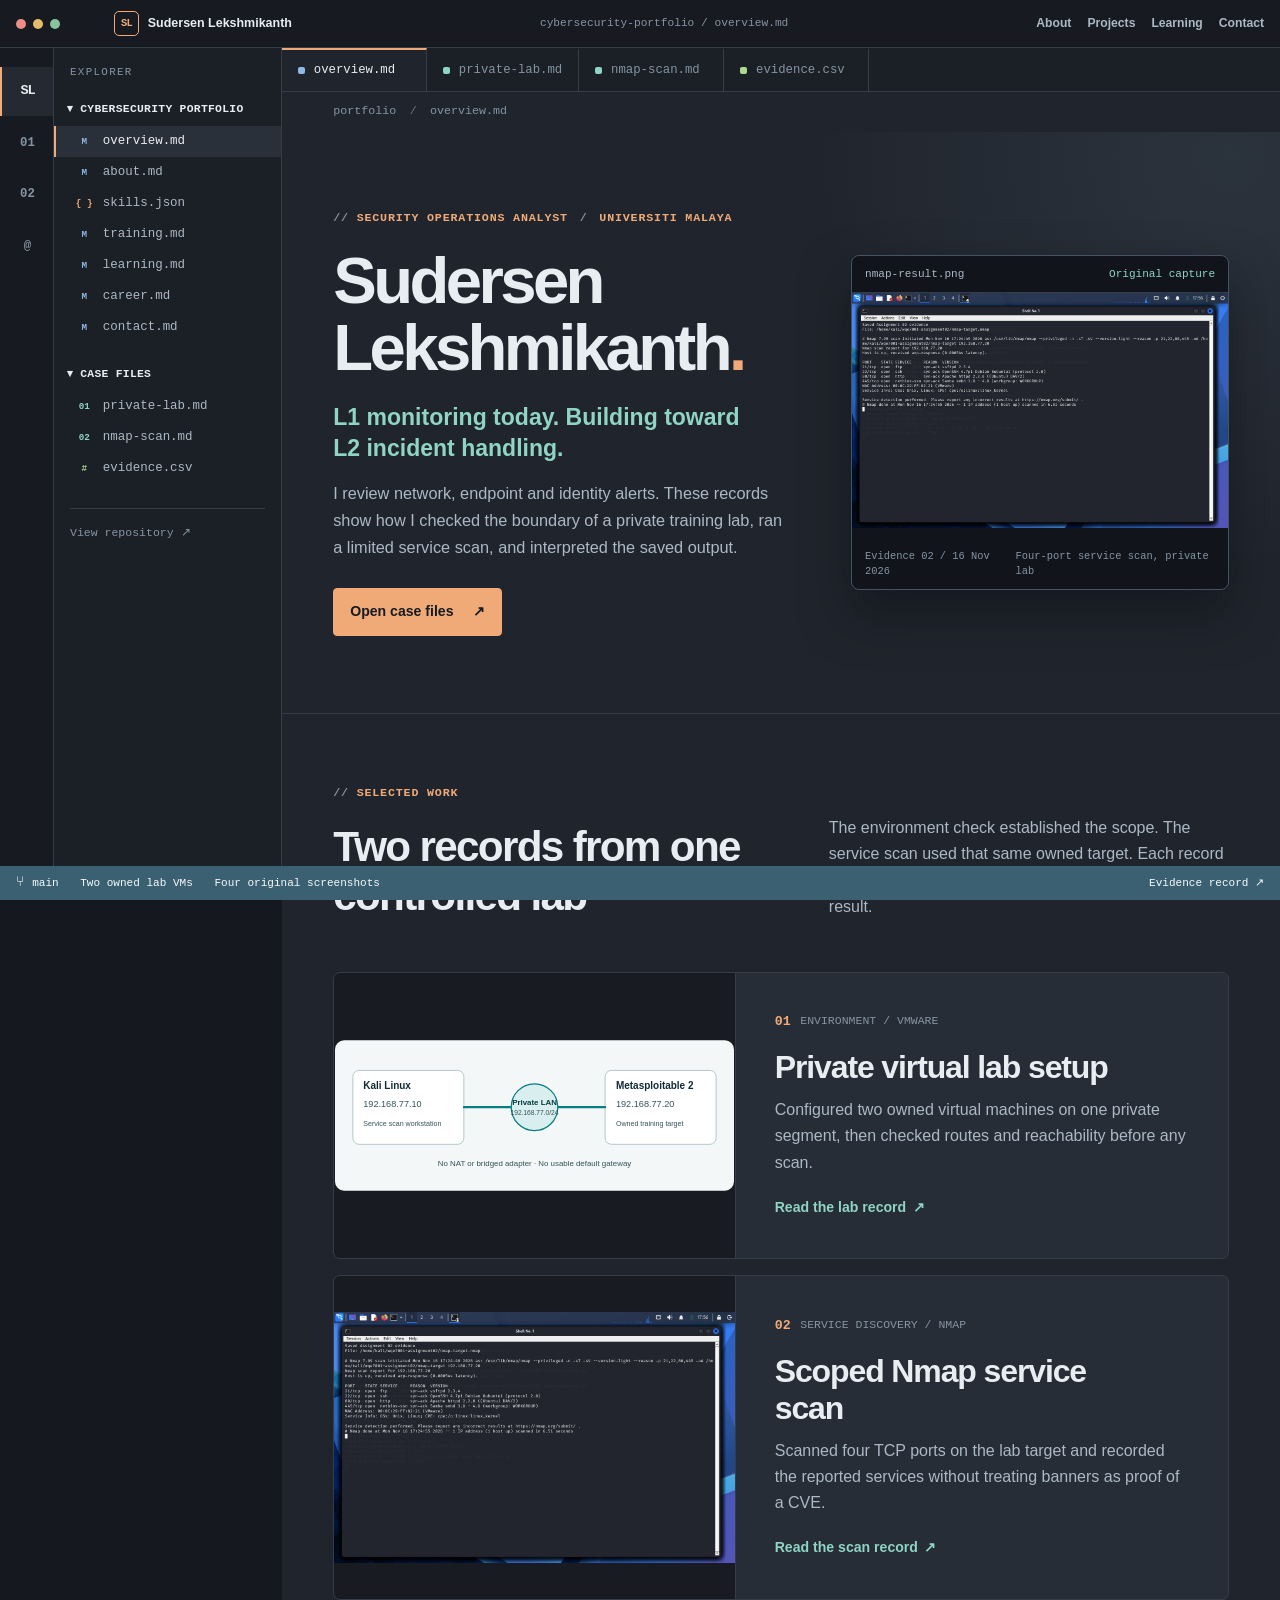
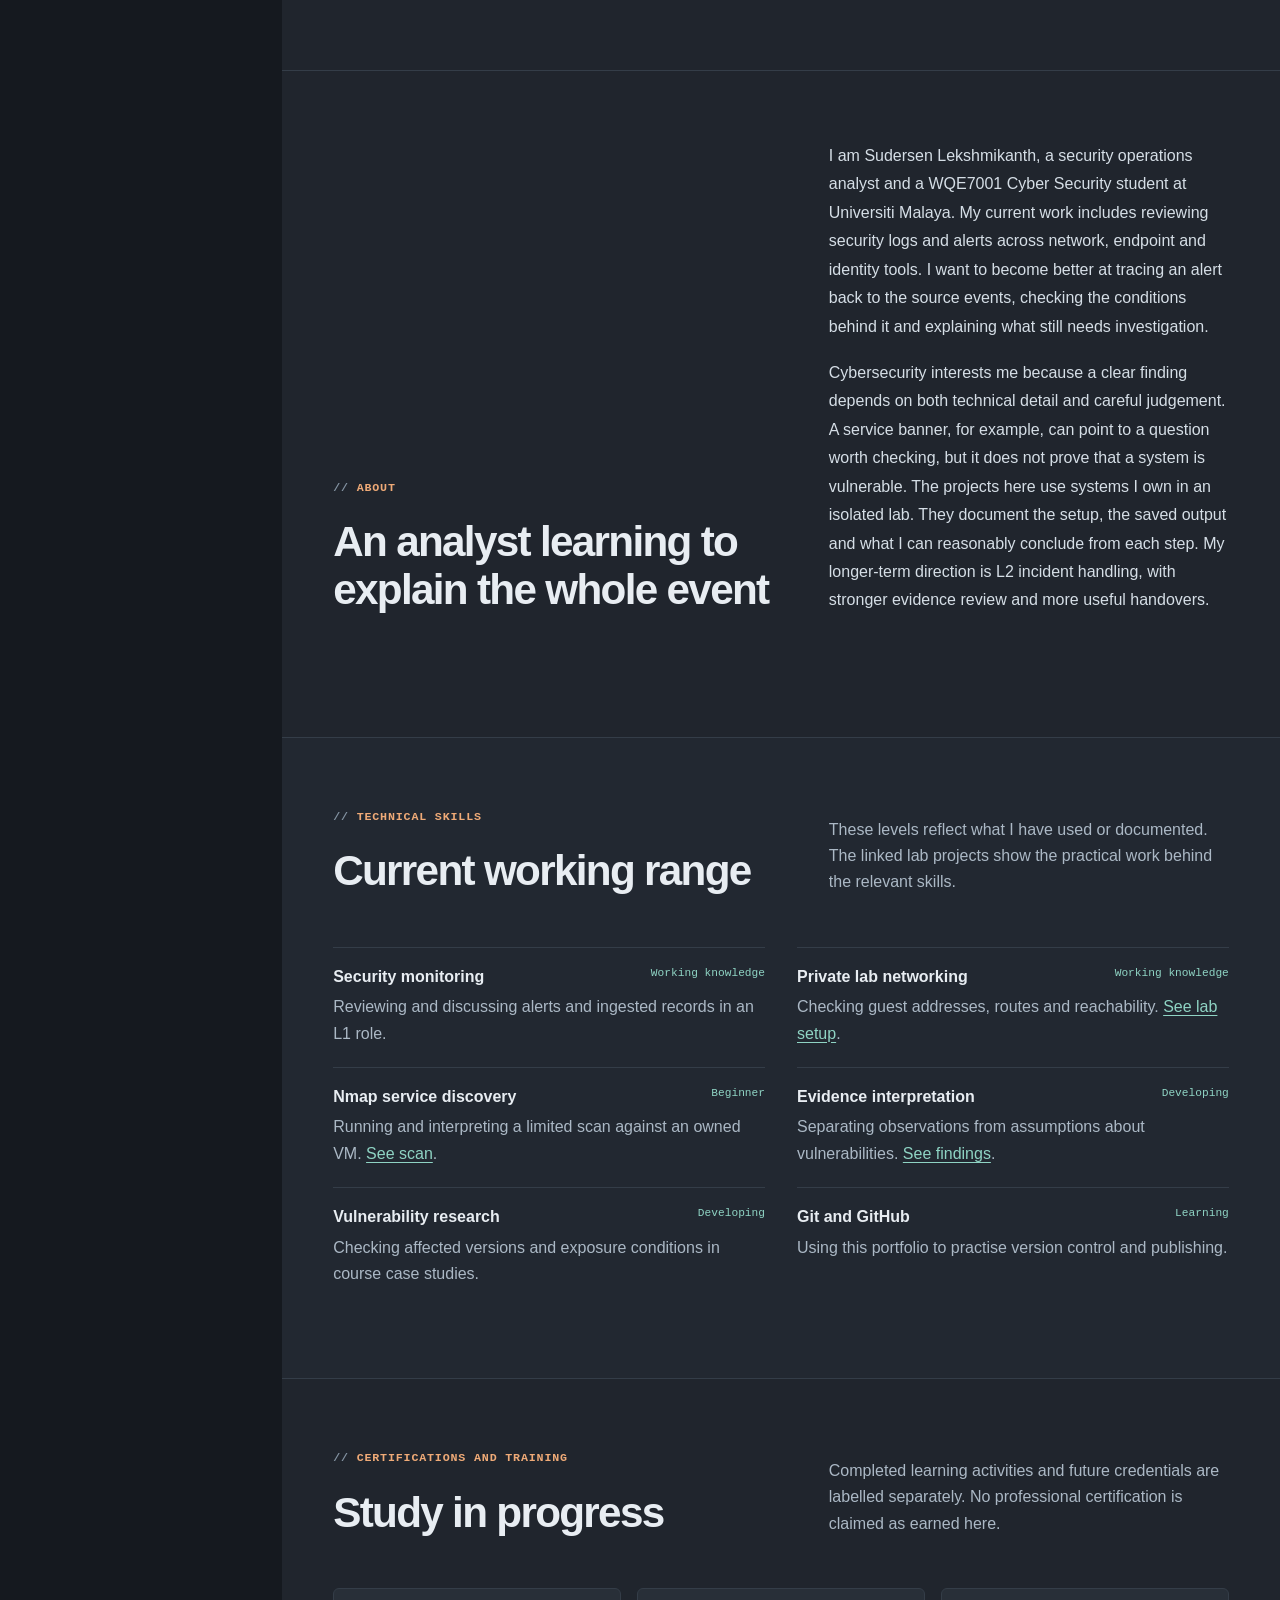
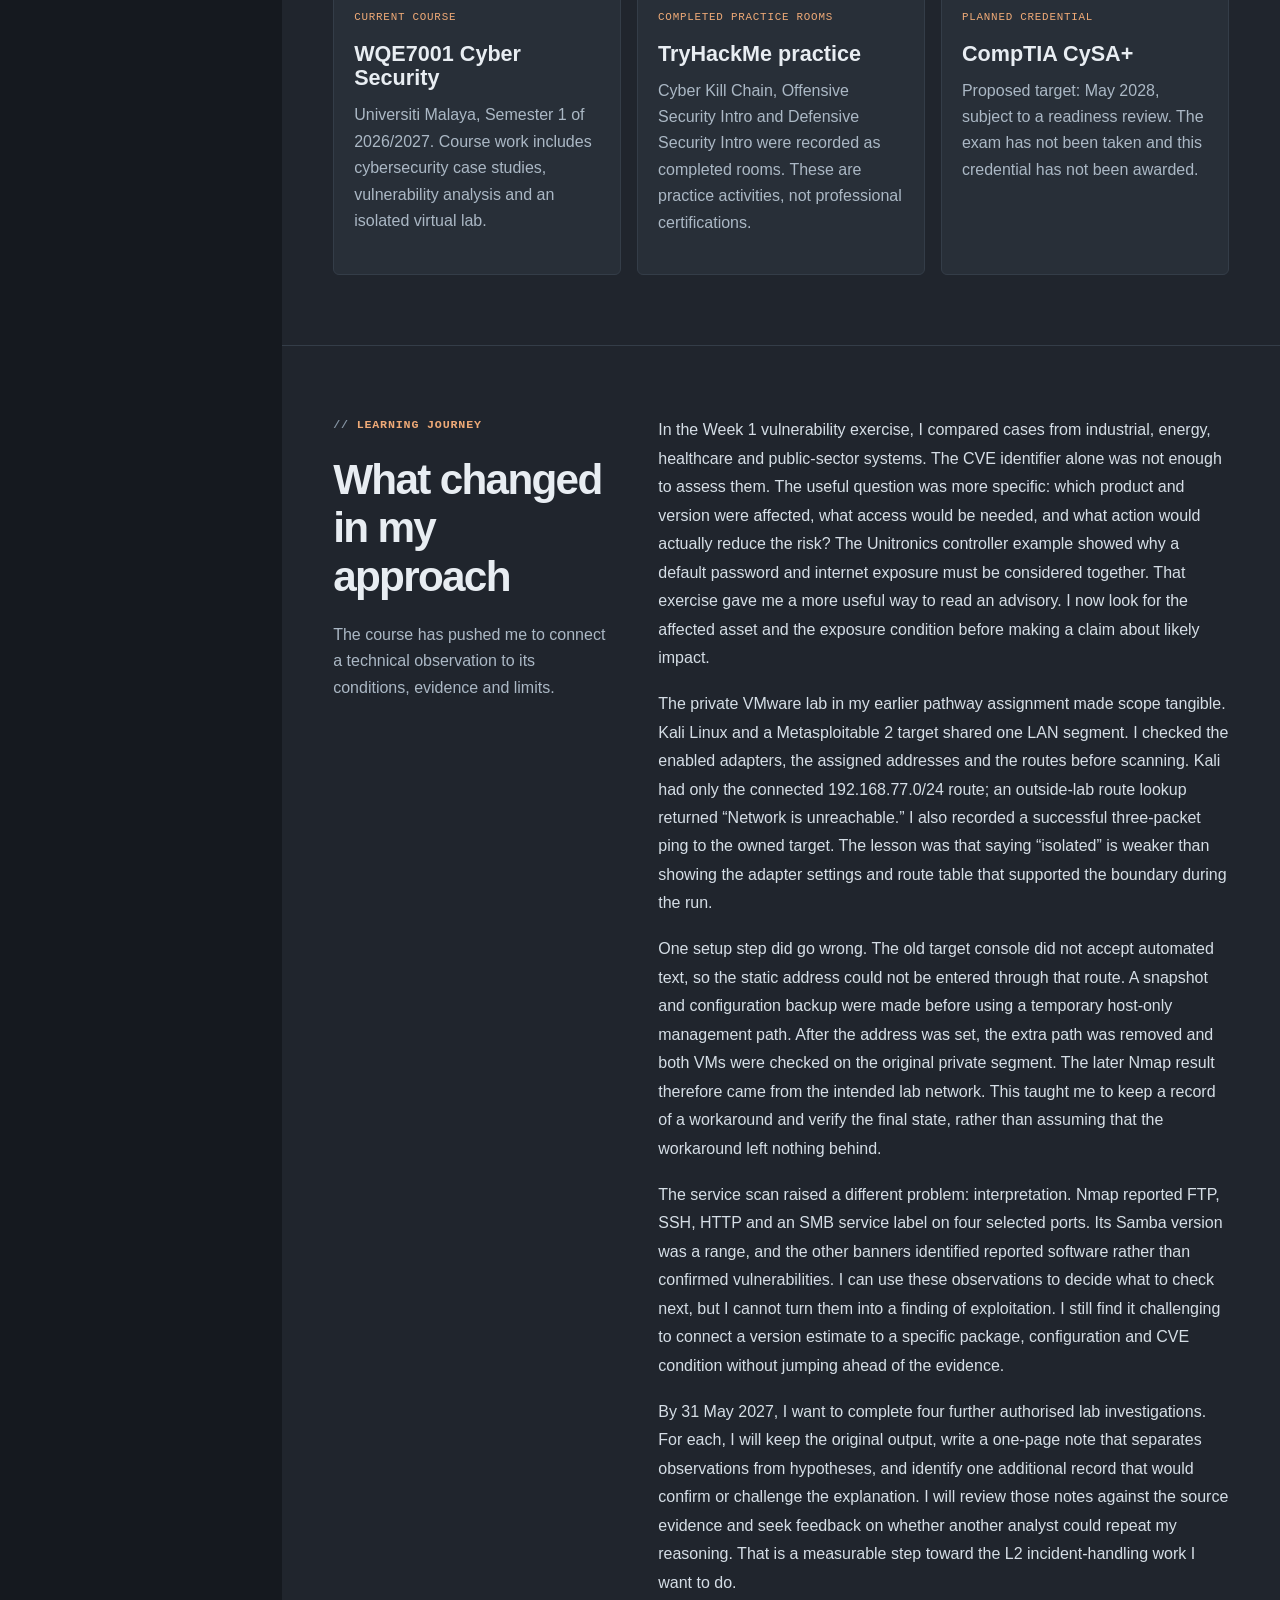
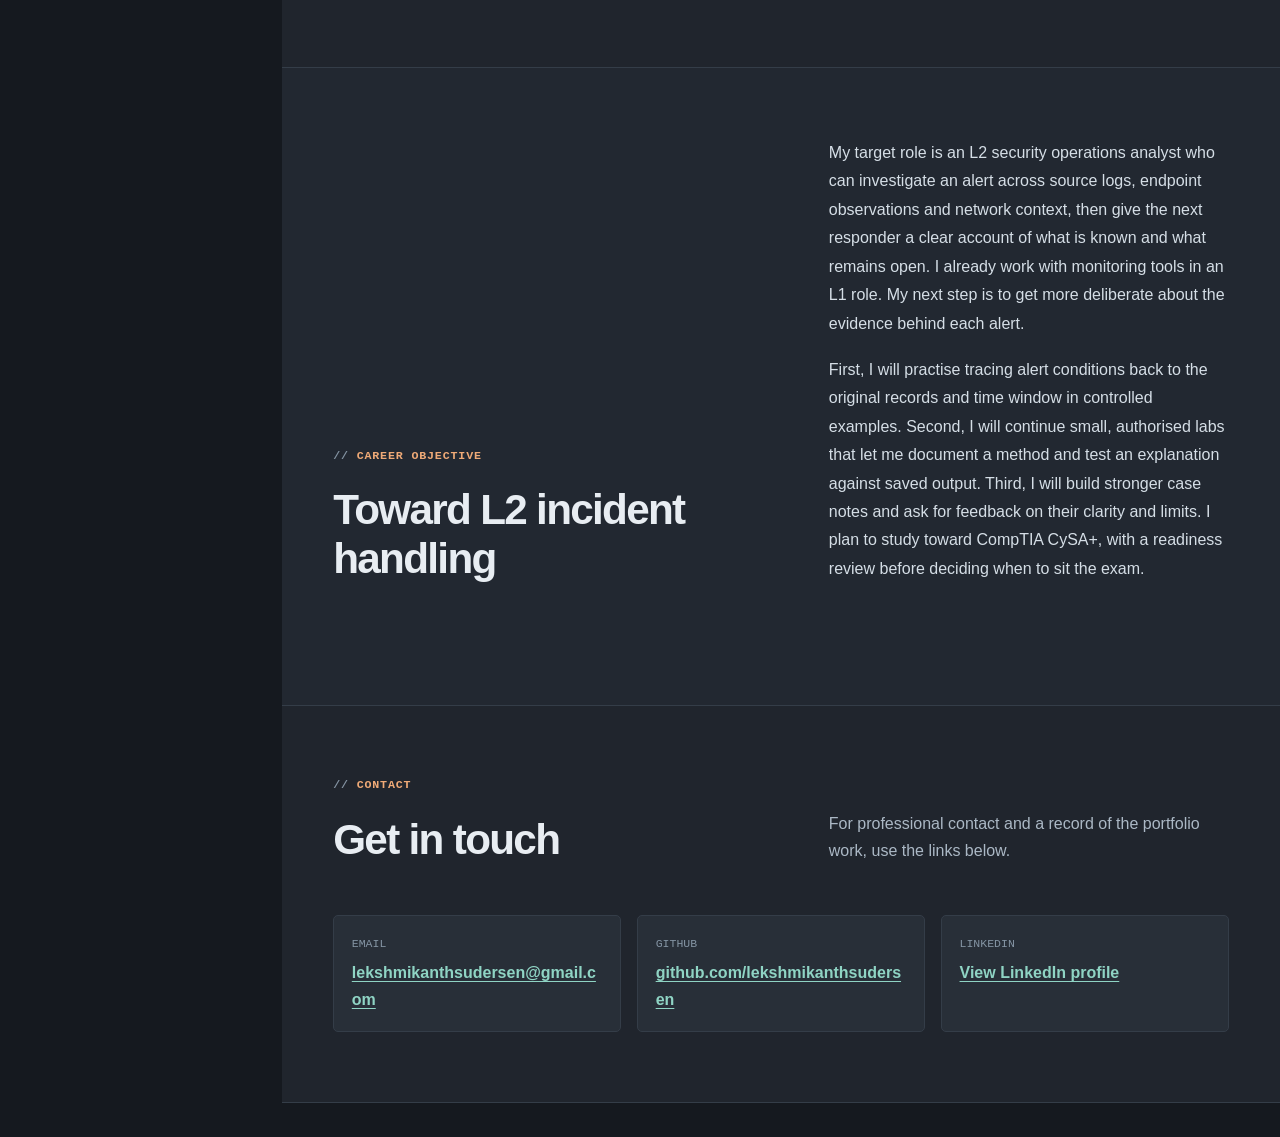
<file: index.html>
<!doctype html>
<html lang="en">
<head>
  <meta charset="utf-8">
  <meta name="viewport" content="width=device-width, initial-scale=1">
  <meta name="description" content="Sudersen Lekshmikanth's cybersecurity portfolio: an isolated virtual lab, a scoped Nmap service scan, and a learning journey toward incident handling.">
  <title>Sudersen Lekshmikanth | Cybersecurity portfolio</title>
  <link rel="stylesheet" href="assets/css/workspace.css">
</head>
<body>
  <a class="skip-link" href="#main">Skip to content</a>
  <header class="site-header">
    <span class="window-controls" aria-hidden="true"><i></i><i></i><i></i></span>
    <a class="brand" href="./"><span class="brand-mark" aria-hidden="true">SL</span><span>Sudersen Lekshmikanth</span></a>
    <span class="window-title">cybersecurity-portfolio / overview.md</span>
    <nav class="site-nav" aria-label="Main navigation"><a href="#about">About</a><a href="#projects">Projects</a><a href="#learning">Learning</a><a href="#contact">Contact</a></nav>
  </header>
  <div class="workspace-shell">
    <nav class="activity-rail" aria-label="Workspace shortcuts">
      <a href="./" class="active" aria-label="Overview">SL</a>
      <a href="#projects" aria-label="Projects">01</a>
      <a href="#learning" aria-label="Learning">02</a>
      <a href="#contact" aria-label="Contact">@</a>
    </nav>
    <aside class="explorer" aria-label="Portfolio explorer">
      <p class="explorer-label">EXPLORER</p>
      <p class="tree-heading">▾ CYBERSECURITY PORTFOLIO</p>
      <nav class="file-tree" aria-label="Portfolio files">
        <a class="tree-item selected" href="./"><span class="file-icon md">M</span>overview.md</a>
        <a class="tree-item" href="#about"><span class="file-icon md">M</span>about.md</a>
        <a class="tree-item" href="#skills"><span class="file-icon json">{ }</span>skills.json</a>
        <a class="tree-item" href="#training"><span class="file-icon md">M</span>training.md</a>
        <a class="tree-item" href="#learning"><span class="file-icon md">M</span>learning.md</a>
        <a class="tree-item" href="#career"><span class="file-icon md">M</span>career.md</a>
        <a class="tree-item" href="#contact"><span class="file-icon md">M</span>contact.md</a>
      </nav>
      <p class="tree-heading tree-group">▾ CASE FILES</p>
      <nav class="file-tree" aria-label="Case files">
        <a class="tree-item" href="projects/virtual-lab-setup/"><span class="file-icon case">01</span>private-lab.md</a>
        <a class="tree-item" href="projects/nmap-service-scan/"><span class="file-icon case">02</span>nmap-scan.md</a>
        <a class="tree-item" href="evidence.html"><span class="file-icon csv">#</span>evidence.csv</a>
      </nav>
      <a class="explorer-footer" href="https://github.com/lekshmikanthsudersen/cybersecurity-portfolio">View repository ↗</a>
    </aside>
    <div class="editor">
      <nav class="editor-tabs" aria-label="Open portfolio pages">
        <a class="editor-tab active" href="./" aria-current="page"><span class="tab-dot md"></span>overview.md</a>
        <a class="editor-tab" href="projects/virtual-lab-setup/"><span class="tab-dot case"></span>private-lab.md</a>
        <a class="editor-tab" href="projects/nmap-service-scan/"><span class="tab-dot case"></span>nmap-scan.md</a>
        <a class="editor-tab" href="evidence.html"><span class="tab-dot csv"></span>evidence.csv</a>
      </nav>
      <div class="editor-path">portfolio <span>/</span> overview.md</div>
  <main id="main">
    <div class="hero">
      <div class="wrap hero-inner">
        <div class="hero-copy">
          <p class="eyebrow">Security operations analyst <span aria-hidden="true">/</span> Universiti Malaya</p>
          <h1>Sudersen<br>Lekshmikanth<span class="hero-period">.</span></h1>
          <p class="hero-role">L1 monitoring today. Building toward L2 incident handling.</p>
          <p class="hero-lead">I review network, endpoint and identity alerts. These records show how I checked the boundary of a private training lab, ran a limited service scan, and interpreted the saved output.</p>
          <a class="primary-link" href="#projects">Open case files <span aria-hidden="true">↗</span></a>
        </div>
        <figure class="hero-proof">
          <div class="proof-toolbar"><span>nmap-result.png</span><span>Original capture</span></div>
          <a href="projects/nmap-service-scan/evidence/nmap-result.png" aria-label="Open the full Nmap lab screenshot"><img src="projects/nmap-service-scan/evidence/nmap-result.png" alt="Original Kali terminal capture showing the saved four-port Nmap result for the owned lab target" width="1280" height="800"></a>
          <figcaption><span>Evidence 02 / 16 Nov 2026</span><span>Four-port service scan, private lab</span></figcaption>
        </figure>
      </div>
    </div>

    <section class="section" id="projects" aria-labelledby="projects-heading">
      <div class="wrap">
        <div class="section-head">
          <div><p class="eyebrow">Selected work</p><h2 id="projects-heading">Two records from one controlled lab</h2></div>
          <p class="section-intro">The environment check established the scope. The service scan used that same owned target. Each record includes the method, original evidence and limits of the result.</p>
        </div>
        <div class="project-list">
          <article class="project-card">
            <a class="project-image" href="projects/virtual-lab-setup/"><img src="assets/images/lab-topology.svg" alt="Kali Linux and Metasploitable 2 connected only by a private VMware LAN segment" width="960" height="360"></a>
            <div class="project-copy">
              <p class="project-index">01 <span>Environment / VMware</span></p>
              <h3><a href="projects/virtual-lab-setup/">Private virtual lab setup</a></h3>
              <p>Configured two owned virtual machines on one private segment, then checked routes and reachability before any scan.</p>
              <a class="text-link" href="projects/virtual-lab-setup/">Read the lab record <span aria-hidden="true">↗</span></a>
            </div>
          </article>
          <article class="project-card">
            <a class="project-image" href="projects/nmap-service-scan/"><img src="projects/nmap-service-scan/evidence/nmap-result.png" alt="Genuine Kali terminal screenshot showing a four-port Nmap result for the owned lab target" width="1280" height="800"></a>
            <div class="project-copy">
              <p class="project-index">02 <span>Service discovery / Nmap</span></p>
              <h3><a href="projects/nmap-service-scan/">Scoped Nmap service scan</a></h3>
              <p>Scanned four TCP ports on the lab target and recorded the reported services without treating banners as proof of a CVE.</p>
              <a class="text-link" href="projects/nmap-service-scan/">Read the scan record <span aria-hidden="true">↗</span></a>
            </div>
          </article>
        </div>
      </div>
    </section>

    <section class="section" id="about" aria-labelledby="about-heading">
      <div class="wrap section-head">
        <div><p class="eyebrow">About</p><h2 id="about-heading">An analyst learning to explain the whole event</h2></div>
        <div class="prose">
          <p>I am Sudersen Lekshmikanth, a security operations analyst and a WQE7001 Cyber Security student at Universiti Malaya. My current work includes reviewing security logs and alerts across network, endpoint and identity tools. I want to become better at tracing an alert back to the source events, checking the conditions behind it and explaining what still needs investigation.</p>
          <p>Cybersecurity interests me because a clear finding depends on both technical detail and careful judgement. A service banner, for example, can point to a question worth checking, but it does not prove that a system is vulnerable. The projects here use systems I own in an isolated lab. They document the setup, the saved output and what I can reasonably conclude from each step. My longer-term direction is L2 incident handling, with stronger evidence review and more useful handovers.</p>
        </div>
      </div>
    </section>

    <section class="section soft" id="skills" aria-labelledby="skills-heading">
      <div class="wrap">
        <div class="section-head">
          <div><p class="eyebrow">Technical skills</p><h2 id="skills-heading">Current working range</h2></div>
          <p class="section-intro">These levels reflect what I have used or documented. The linked lab projects show the practical work behind the relevant skills.</p>
        </div>
        <ul class="skill-list">
          <li><strong>Security monitoring <span class="level">Working knowledge</span></strong>Reviewing and discussing alerts and ingested records in an L1 role.</li>
          <li><strong>Private lab networking <span class="level">Working knowledge</span></strong>Checking guest addresses, routes and reachability. <a href="projects/virtual-lab-setup/">See lab setup</a>.</li>
          <li><strong>Nmap service discovery <span class="level">Beginner</span></strong>Running and interpreting a limited scan against an owned VM. <a href="projects/nmap-service-scan/">See scan</a>.</li>
          <li><strong>Evidence interpretation <span class="level">Developing</span></strong>Separating observations from assumptions about vulnerabilities. <a href="projects/nmap-service-scan/#results">See findings</a>.</li>
          <li><strong>Vulnerability research <span class="level">Developing</span></strong>Checking affected versions and exposure conditions in course case studies.</li>
          <li><strong>Git and GitHub <span class="level">Learning</span></strong>Using this portfolio to practise version control and publishing.</li>
        </ul>
      </div>
    </section>

    <section class="section" id="training" aria-labelledby="training-heading">
      <div class="wrap">
        <div class="section-head">
          <div><p class="eyebrow">Certifications and training</p><h2 id="training-heading">Study in progress</h2></div>
          <p class="section-intro">Completed learning activities and future credentials are labelled separately. No professional certification is claimed as earned here.</p>
        </div>
        <div class="two-column">
          <div class="card"><span class="tag">Current course</span><h3>WQE7001 Cyber Security</h3><p>Universiti Malaya, Semester 1 of 2026/2027. Course work includes cybersecurity case studies, vulnerability analysis and an isolated virtual lab.</p></div>
          <div class="card"><span class="tag">Completed practice rooms</span><h3>TryHackMe practice</h3><p>Cyber Kill Chain, Offensive Security Intro and Defensive Security Intro were recorded as completed rooms. These are practice activities, not professional certifications.</p></div>
          <div class="card"><span class="tag">Planned credential</span><h3>CompTIA CySA+</h3><p>Proposed target: May 2028, subject to a readiness review. The exam has not been taken and this credential has not been awarded.</p></div>
        </div>
      </div>
    </section>

    <section class="section" id="learning" aria-labelledby="learning-heading">
      <div class="wrap">
        <div class="section-head">
          <div><p class="eyebrow">Learning journey</p><h2 id="learning-heading">What changed in my approach</h2></div>
          <p class="section-intro">The course has pushed me to connect a technical observation to its conditions, evidence and limits.</p>
        </div>
        <div class="reflection prose">
          <p>In the Week 1 vulnerability exercise, I compared cases from industrial, energy, healthcare and public-sector systems. The CVE identifier alone was not enough to assess them. The useful question was more specific: which product and version were affected, what access would be needed, and what action would actually reduce the risk? The Unitronics controller example showed why a default password and internet exposure must be considered together. That exercise gave me a more useful way to read an advisory. I now look for the affected asset and the exposure condition before making a claim about likely impact.</p>
          <p>The private VMware lab in my earlier pathway assignment made scope tangible. Kali Linux and a Metasploitable 2 target shared one LAN segment. I checked the enabled adapters, the assigned addresses and the routes before scanning. Kali had only the connected 192.168.77.0/24 route; an outside-lab route lookup returned “Network is unreachable.” I also recorded a successful three-packet ping to the owned target. The lesson was that saying “isolated” is weaker than showing the adapter settings and route table that supported the boundary during the run.</p>
          <p>One setup step did go wrong. The old target console did not accept automated text, so the static address could not be entered through that route. A snapshot and configuration backup were made before using a temporary host-only management path. After the address was set, the extra path was removed and both VMs were checked on the original private segment. The later Nmap result therefore came from the intended lab network. This taught me to keep a record of a workaround and verify the final state, rather than assuming that the workaround left nothing behind.</p>
          <p>The service scan raised a different problem: interpretation. Nmap reported FTP, SSH, HTTP and an SMB service label on four selected ports. Its Samba version was a range, and the other banners identified reported software rather than confirmed vulnerabilities. I can use these observations to decide what to check next, but I cannot turn them into a finding of exploitation. I still find it challenging to connect a version estimate to a specific package, configuration and CVE condition without jumping ahead of the evidence.</p>
          <p>By 31 May 2027, I want to complete four further authorised lab investigations. For each, I will keep the original output, write a one-page note that separates observations from hypotheses, and identify one additional record that would confirm or challenge the explanation. I will review those notes against the source evidence and seek feedback on whether another analyst could repeat my reasoning. That is a measurable step toward the L2 incident-handling work I want to do.</p>
        </div>
      </div>
    </section>

    <section class="section soft" id="career" aria-labelledby="career-heading">
      <div class="wrap section-head">
        <div><p class="eyebrow">Career objective</p><h2 id="career-heading">Toward L2 incident handling</h2></div>
        <div class="prose">
          <p>My target role is an L2 security operations analyst who can investigate an alert across source logs, endpoint observations and network context, then give the next responder a clear account of what is known and what remains open. I already work with monitoring tools in an L1 role. My next step is to get more deliberate about the evidence behind each alert.</p>
          <p>First, I will practise tracing alert conditions back to the original records and time window in controlled examples. Second, I will continue small, authorised labs that let me document a method and test an explanation against saved output. Third, I will build stronger case notes and ask for feedback on their clarity and limits. I plan to study toward CompTIA CySA+, with a readiness review before deciding when to sit the exam.</p>
        </div>
      </div>
    </section>

    <section class="section" id="contact" aria-labelledby="contact-heading">
      <div class="wrap">
        <div class="section-head">
          <div><p class="eyebrow">Contact</p><h2 id="contact-heading">Get in touch</h2></div>
          <p class="section-intro">For professional contact and a record of the portfolio work, use the links below.</p>
        </div>
        <dl class="contact-list">
          <div><dt>Email</dt><dd><a href="mailto:lekshmikanthsudersen@gmail.com">lekshmikanthsudersen@gmail.com</a></dd></div>
          <div><dt>GitHub</dt><dd><a href="https://github.com/lekshmikanthsudersen" rel="me noreferrer">github.com/lekshmikanthsudersen</a></dd></div>
          <div><dt>LinkedIn</dt><dd><a href="https://www.linkedin.com/in/drsudersen/" rel="me noreferrer">View LinkedIn profile</a></dd></div>
        </dl>
      </div>
    </section>
  </main>
    </div>
  </div>
  <footer class="site-footer"><div><span class="status-branch">main</span><span>Two owned lab VMs</span><span>Four original screenshots</span></div><a href="evidence.html">Evidence record ↗</a></footer>
</body>
</html>
</file>
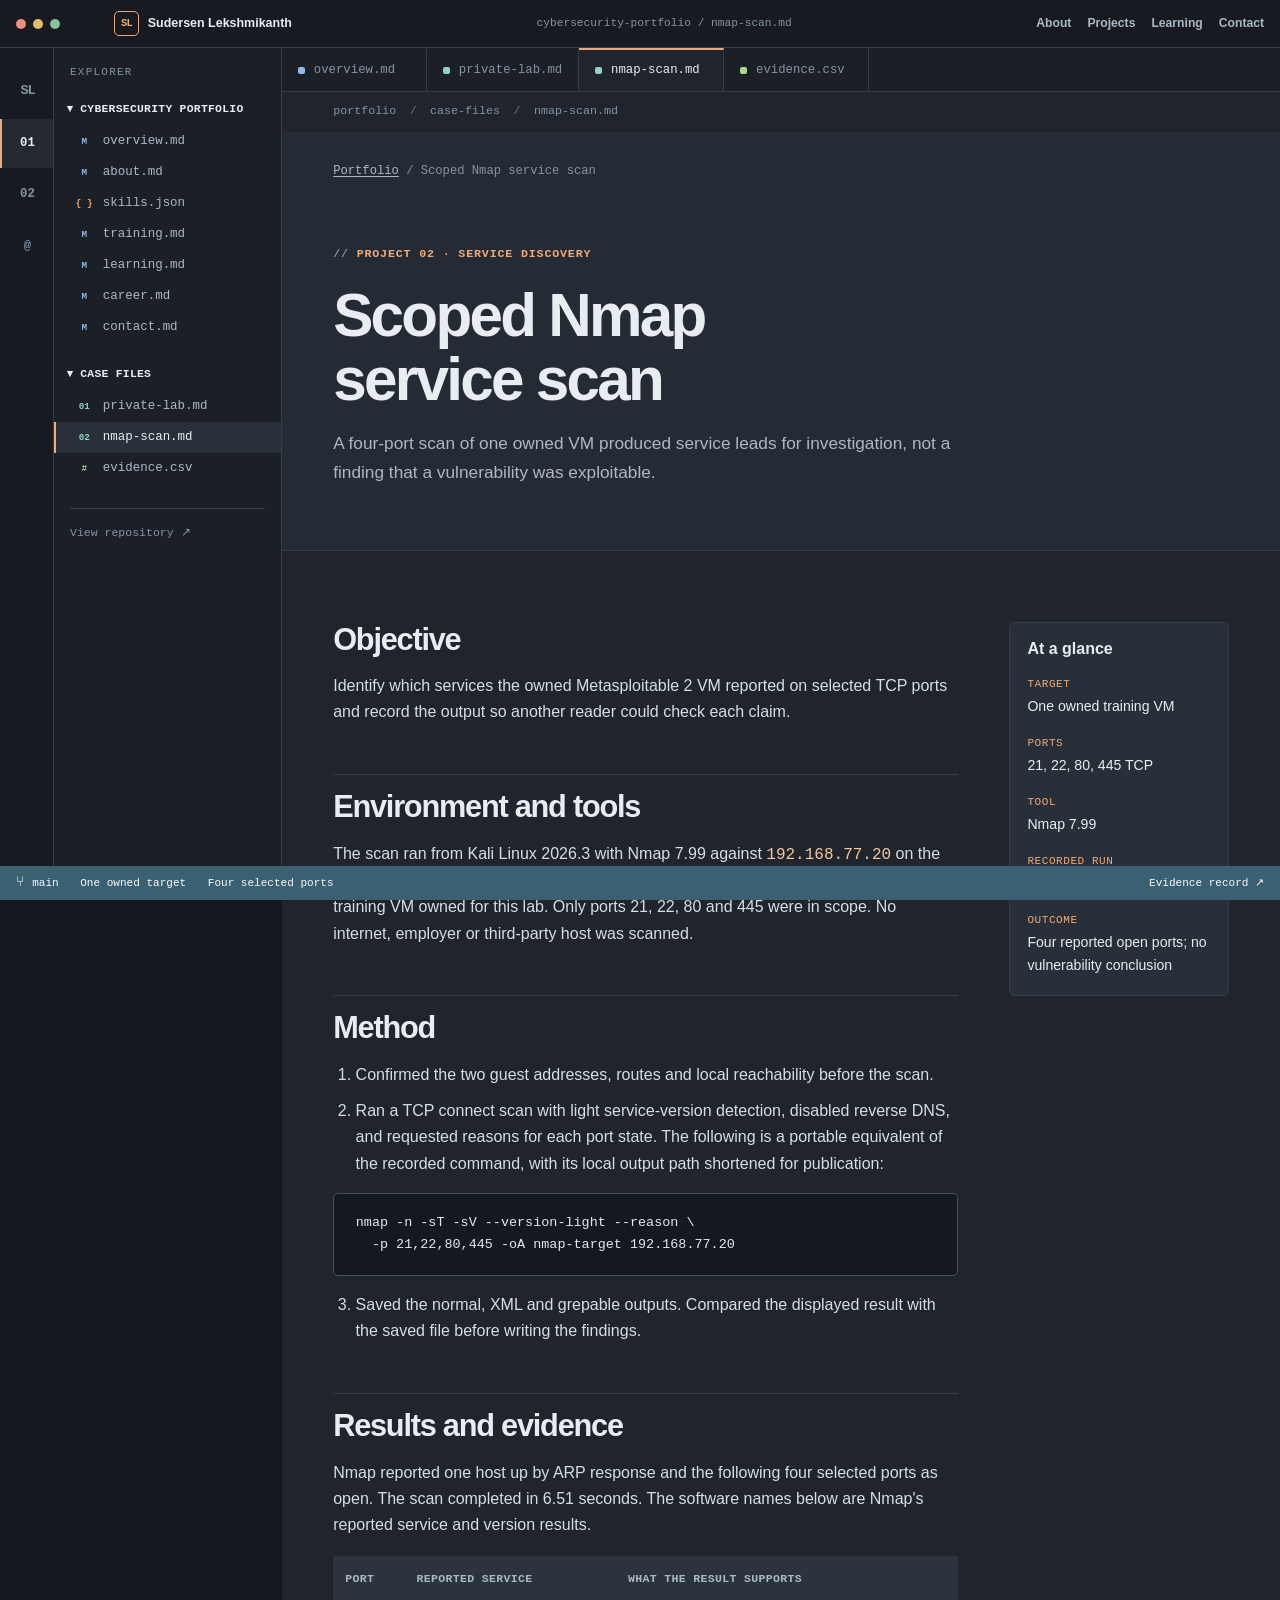
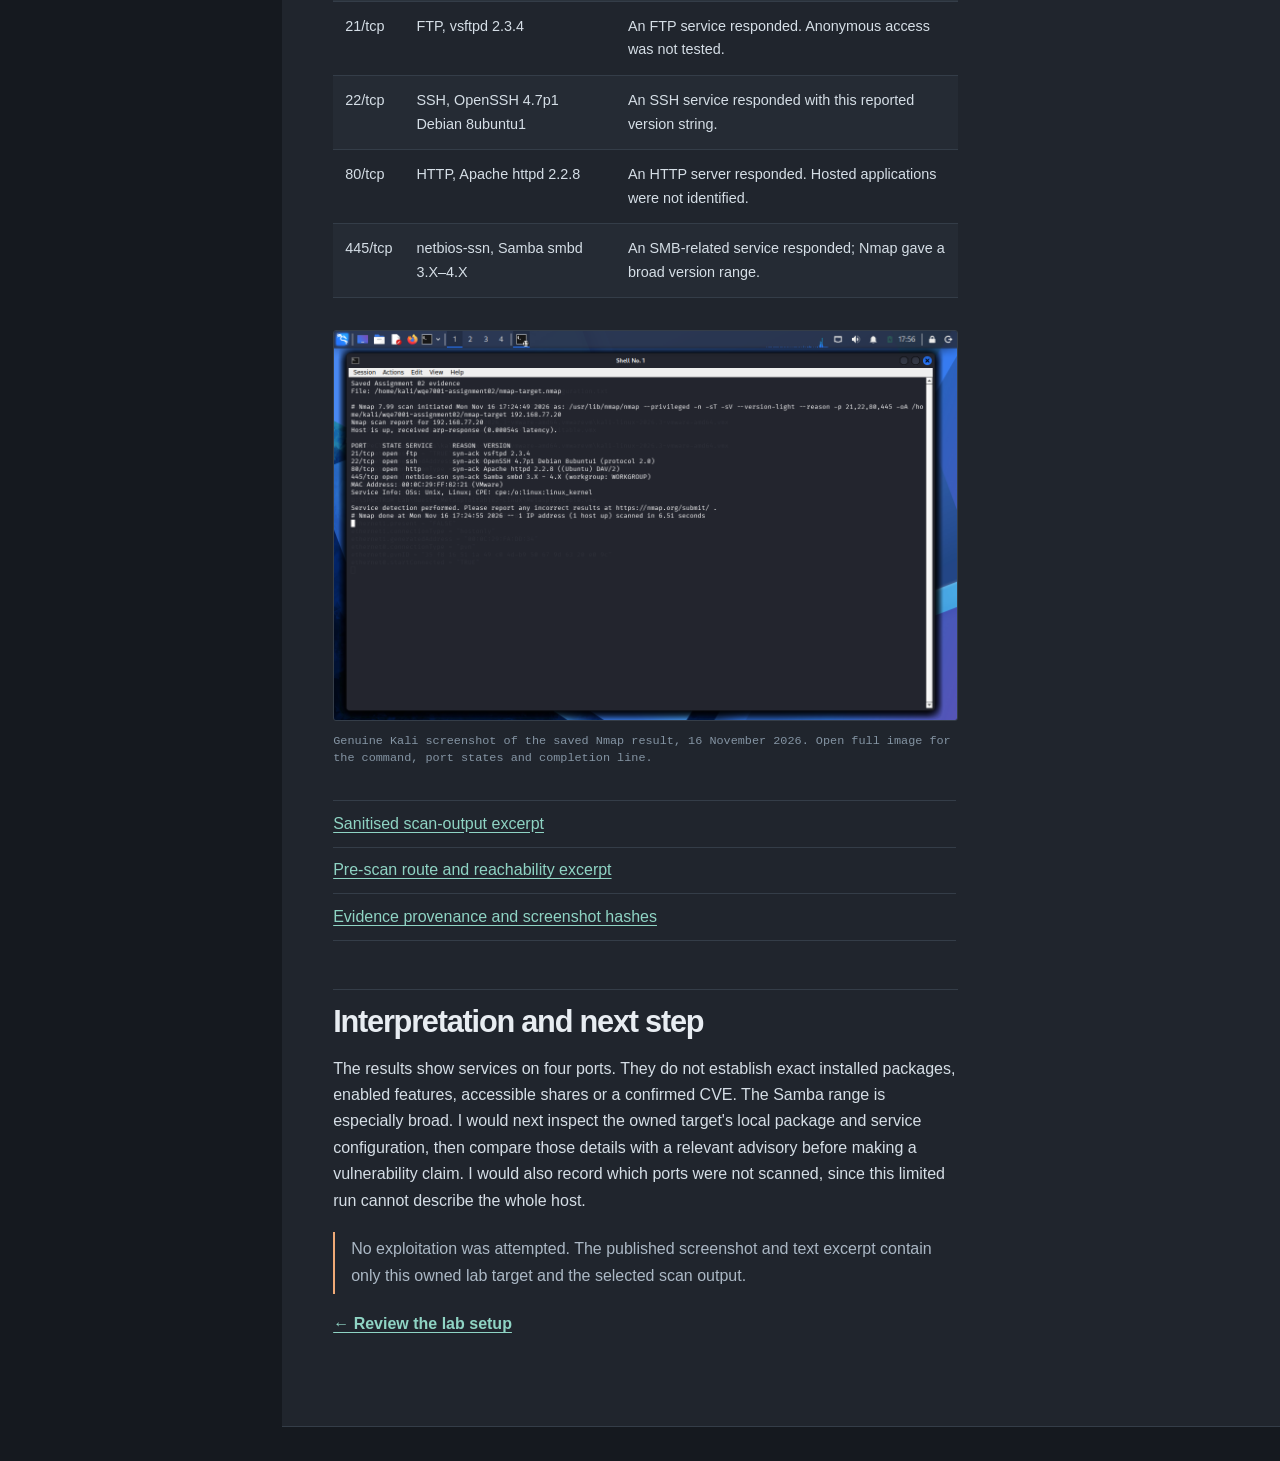
<file: projects/nmap-service-scan/index.html>
<!doctype html>
<html lang="en">
<head>
  <meta charset="utf-8">
  <meta name="viewport" content="width=device-width, initial-scale=1">
  <meta name="description" content="A limited Nmap service scan against one owned Metasploitable 2 VM, with saved output and careful interpretation.">
  <title>Scoped Nmap service scan | Sudersen Lekshmikanth</title>
  <link rel="stylesheet" href="../../assets/css/workspace.css">
</head>
<body>
  <a class="skip-link" href="#main">Skip to content</a>
  <header class="site-header">
    <span class="window-controls" aria-hidden="true"><i></i><i></i><i></i></span>
    <a class="brand" href="../../"><span class="brand-mark" aria-hidden="true">SL</span><span>Sudersen Lekshmikanth</span></a>
    <span class="window-title">cybersecurity-portfolio / nmap-scan.md</span>
    <nav class="site-nav" aria-label="Main navigation"><a href="../../#about">About</a><a href="../../#projects">Projects</a><a href="../../#learning">Learning</a><a href="../../#contact">Contact</a></nav>
  </header>
  <div class="workspace-shell">
    <nav class="activity-rail" aria-label="Workspace shortcuts"><a href="../../" aria-label="Overview">SL</a><a href="../../#projects" class="active" aria-label="Projects">01</a><a href="../../#learning" aria-label="Learning">02</a><a href="../../#contact" aria-label="Contact">@</a></nav>
    <aside class="explorer" aria-label="Portfolio explorer">
      <p class="explorer-label">EXPLORER</p><p class="tree-heading">▾ CYBERSECURITY PORTFOLIO</p>
      <nav class="file-tree" aria-label="Portfolio files">
        <a class="tree-item" href="../../"><span class="file-icon md">M</span>overview.md</a>
        <a class="tree-item" href="../../#about"><span class="file-icon md">M</span>about.md</a>
        <a class="tree-item" href="../../#skills"><span class="file-icon json">{ }</span>skills.json</a>
        <a class="tree-item" href="../../#training"><span class="file-icon md">M</span>training.md</a>
        <a class="tree-item" href="../../#learning"><span class="file-icon md">M</span>learning.md</a>
        <a class="tree-item" href="../../#career"><span class="file-icon md">M</span>career.md</a>
        <a class="tree-item" href="../../#contact"><span class="file-icon md">M</span>contact.md</a>
      </nav>
      <p class="tree-heading tree-group">▾ CASE FILES</p>
      <nav class="file-tree" aria-label="Case files">
        <a class="tree-item" href="../virtual-lab-setup/"><span class="file-icon case">01</span>private-lab.md</a>
        <a class="tree-item selected" href="./"><span class="file-icon case">02</span>nmap-scan.md</a>
        <a class="tree-item" href="../../evidence.html"><span class="file-icon csv">#</span>evidence.csv</a>
      </nav>
      <a class="explorer-footer" href="https://github.com/lekshmikanthsudersen/cybersecurity-portfolio">View repository ↗</a>
    </aside>
    <div class="editor">
      <nav class="editor-tabs" aria-label="Open portfolio pages">
        <a class="editor-tab" href="../../"><span class="tab-dot md"></span>overview.md</a>
        <a class="editor-tab" href="../virtual-lab-setup/"><span class="tab-dot case"></span>private-lab.md</a>
        <a class="editor-tab active" href="./" aria-current="page"><span class="tab-dot case"></span>nmap-scan.md</a>
        <a class="editor-tab" href="../../evidence.html"><span class="tab-dot csv"></span>evidence.csv</a>
      </nav>
      <div class="editor-path">portfolio <span>/</span> case-files <span>/</span> nmap-scan.md</div>
  <main id="main">
    <div class="page-hero"><div class="wrap">
      <nav class="breadcrumb" aria-label="Breadcrumb"><a href="../../">Portfolio</a> / <span aria-current="page">Scoped Nmap service scan</span></nav>
      <p class="eyebrow">Project 02 · Service discovery</p>
      <h1>Scoped Nmap service scan</h1>
      <p>A four-port scan of one owned VM produced service leads for investigation, not a finding that a vulnerability was exploitable.</p>
    </div></div>
    <section class="section"><div class="wrap project-layout">
      <div class="project-main">
        <h2>Objective</h2>
        <p>Identify which services the owned Metasploitable 2 VM reported on selected TCP ports and record the output so another reader could check each claim.</p>

        <h2>Environment and tools</h2>
        <p>The scan ran from Kali Linux 2026.3 with Nmap 7.99 against <code>192.168.77.20</code> on the <a href="../virtual-lab-setup/">verified private VMware LAN segment</a>. The target was an intentionally vulnerable training VM owned for this lab. Only ports 21, 22, 80 and 445 were in scope. No internet, employer or third-party host was scanned.</p>

        <h2>Method</h2>
        <ol>
          <li>Confirmed the two guest addresses, routes and local reachability before the scan.</li>
          <li>Ran a TCP connect scan with light service-version detection, disabled reverse DNS, and requested reasons for each port state. The following is a portable equivalent of the recorded command, with its local output path shortened for publication:</li>
        </ol>
        <pre><code>nmap -n -sT -sV --version-light --reason \
  -p 21,22,80,445 -oA nmap-target 192.168.77.20</code></pre>
        <ol start="3"><li>Saved the normal, XML and grepable outputs. Compared the displayed result with the saved file before writing the findings.</li></ol>

        <h2 id="results">Results and evidence</h2>
        <p>Nmap reported one host up by ARP response and the following four selected ports as open. The scan completed in 6.51 seconds. The software names below are Nmap's reported service and version results.</p>
        <div class="result-table-wrap"><table class="result-table scan-table">
          <caption class="visually-hidden">Reported services on the owned training target</caption>
          <thead><tr><th scope="col">Port</th><th scope="col">Reported service</th><th scope="col">What the result supports</th></tr></thead>
          <tbody>
            <tr><td>21/tcp</td><td>FTP, vsftpd 2.3.4</td><td>An FTP service responded. Anonymous access was not tested.</td></tr>
            <tr><td>22/tcp</td><td>SSH, OpenSSH 4.7p1 Debian 8ubuntu1</td><td>An SSH service responded with this reported version string.</td></tr>
            <tr><td>80/tcp</td><td>HTTP, Apache httpd 2.2.8</td><td>An HTTP server responded. Hosted applications were not identified.</td></tr>
            <tr><td>445/tcp</td><td>netbios-ssn, Samba smbd 3.X–4.X</td><td>An SMB-related service responded; Nmap gave a broad version range.</td></tr>
          </tbody>
        </table></div>
        <figure><a href="evidence/nmap-result.png"><img src="evidence/nmap-result.png" alt="Original Kali screenshot of the saved Nmap result for target 192.168.77.20 with ports 21, 22, 80 and 445 reported open" width="1280" height="800"></a><figcaption>Genuine Kali screenshot of the saved Nmap result, 16 November 2026. Open full image for the command, port states and completion line.</figcaption></figure>
        <ul class="evidence-links"><li><a href="evidence/scan-output.txt">Sanitised scan-output excerpt</a></li><li><a href="../virtual-lab-setup/evidence/route-check.txt">Pre-scan route and reachability excerpt</a></li><li><a href="../../evidence.html">Evidence provenance and screenshot hashes</a></li></ul>

        <h2>Interpretation and next step</h2>
        <p>The results show services on four ports. They do not establish exact installed packages, enabled features, accessible shares or a confirmed CVE. The Samba range is especially broad. I would next inspect the owned target's local package and service configuration, then compare those details with a relevant advisory before making a vulnerability claim. I would also record which ports were not scanned, since this limited run cannot describe the whole host.</p>
        <p class="note">No exploitation was attempted. The published screenshot and text excerpt contain only this owned lab target and the selected scan output.</p>
        <p><a class="card-link" href="../virtual-lab-setup/">← Review the lab setup</a></p>
      </div>
      <aside class="fact-panel" aria-label="Project facts">
        <h2>At a glance</h2>
        <dl>
          <dt>Target</dt><dd>One owned training VM</dd>
          <dt>Ports</dt><dd>21, 22, 80, 445 TCP</dd>
          <dt>Tool</dt><dd>Nmap 7.99</dd>
          <dt>Recorded run</dt><dd>16 November 2026</dd>
          <dt>Outcome</dt><dd>Four reported open ports; no vulnerability conclusion</dd>
        </dl>
      </aside>
    </div></section>
  </main>
    </div>
  </div>
  <footer class="site-footer"><div><span class="status-branch">main</span><span>One owned target</span><span>Four selected ports</span></div><a href="../../evidence.html">Evidence record ↗</a></footer>
</body>
</html>
</file>
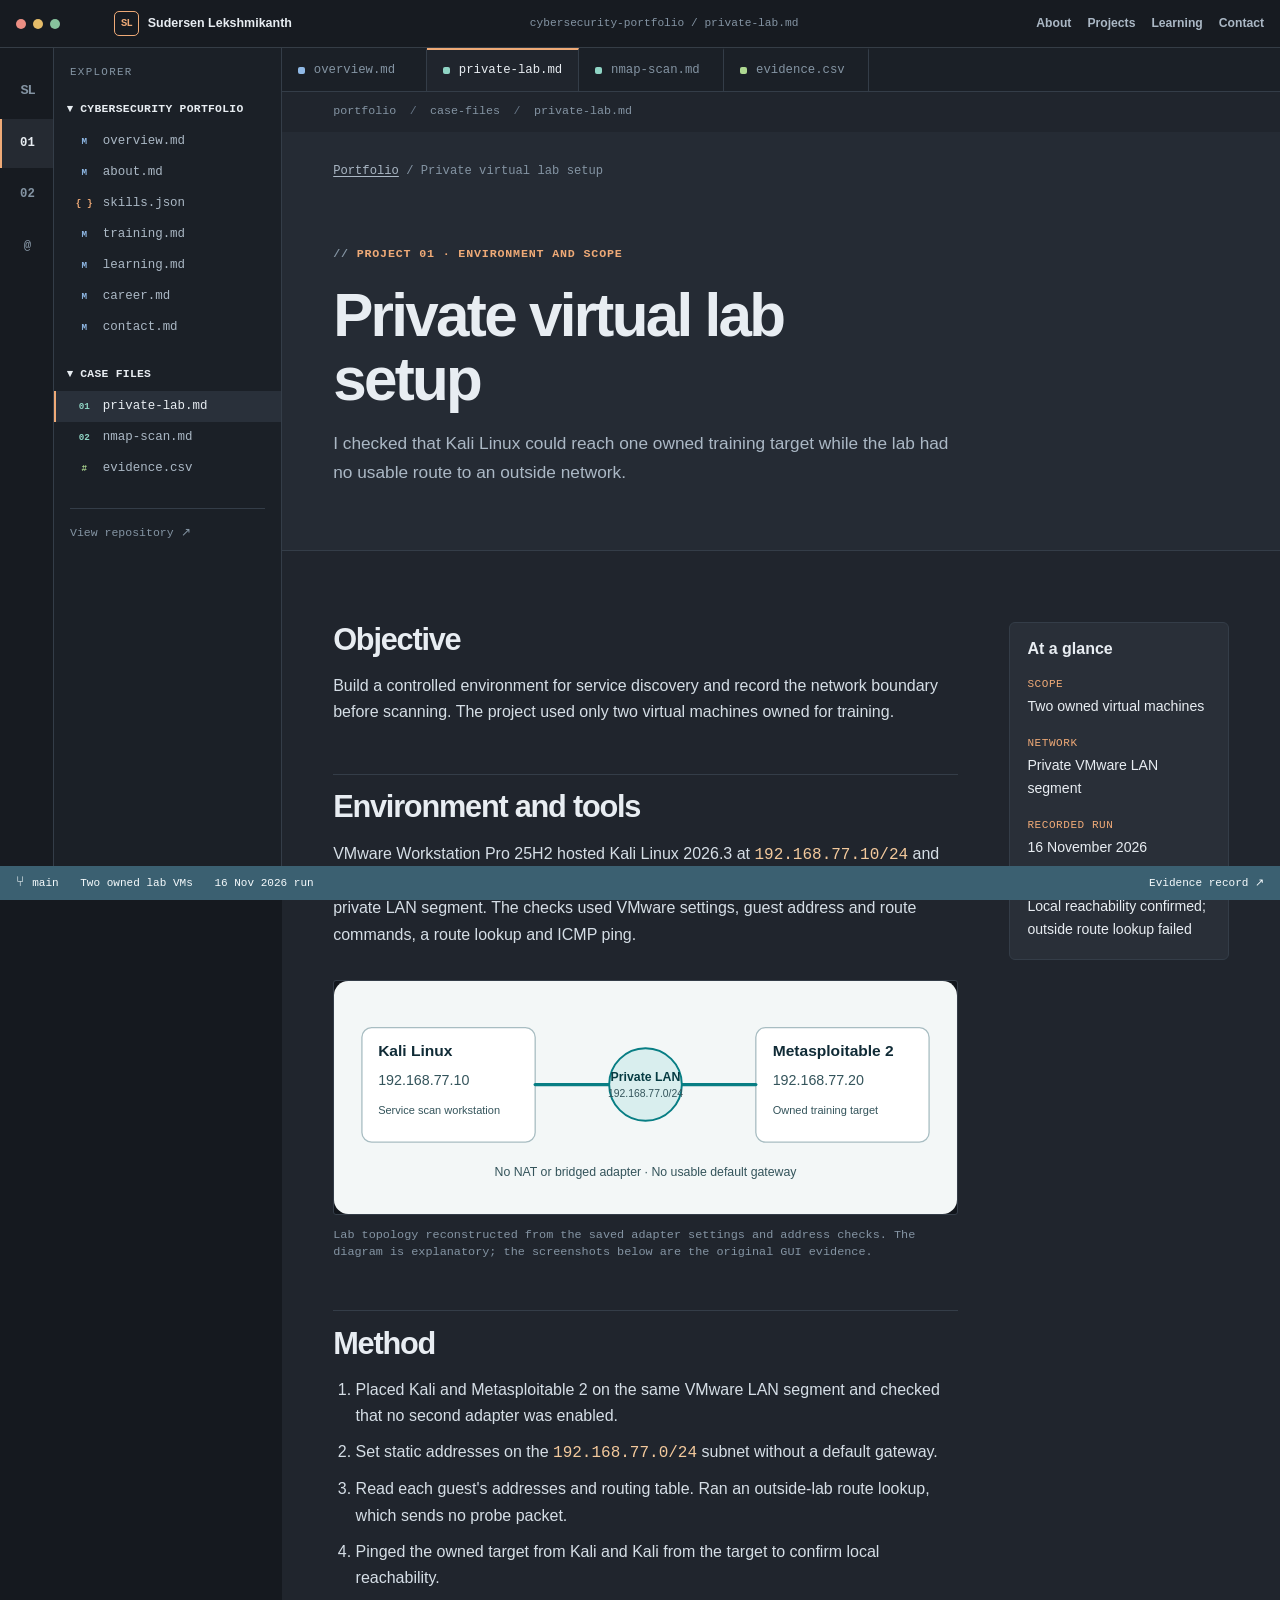
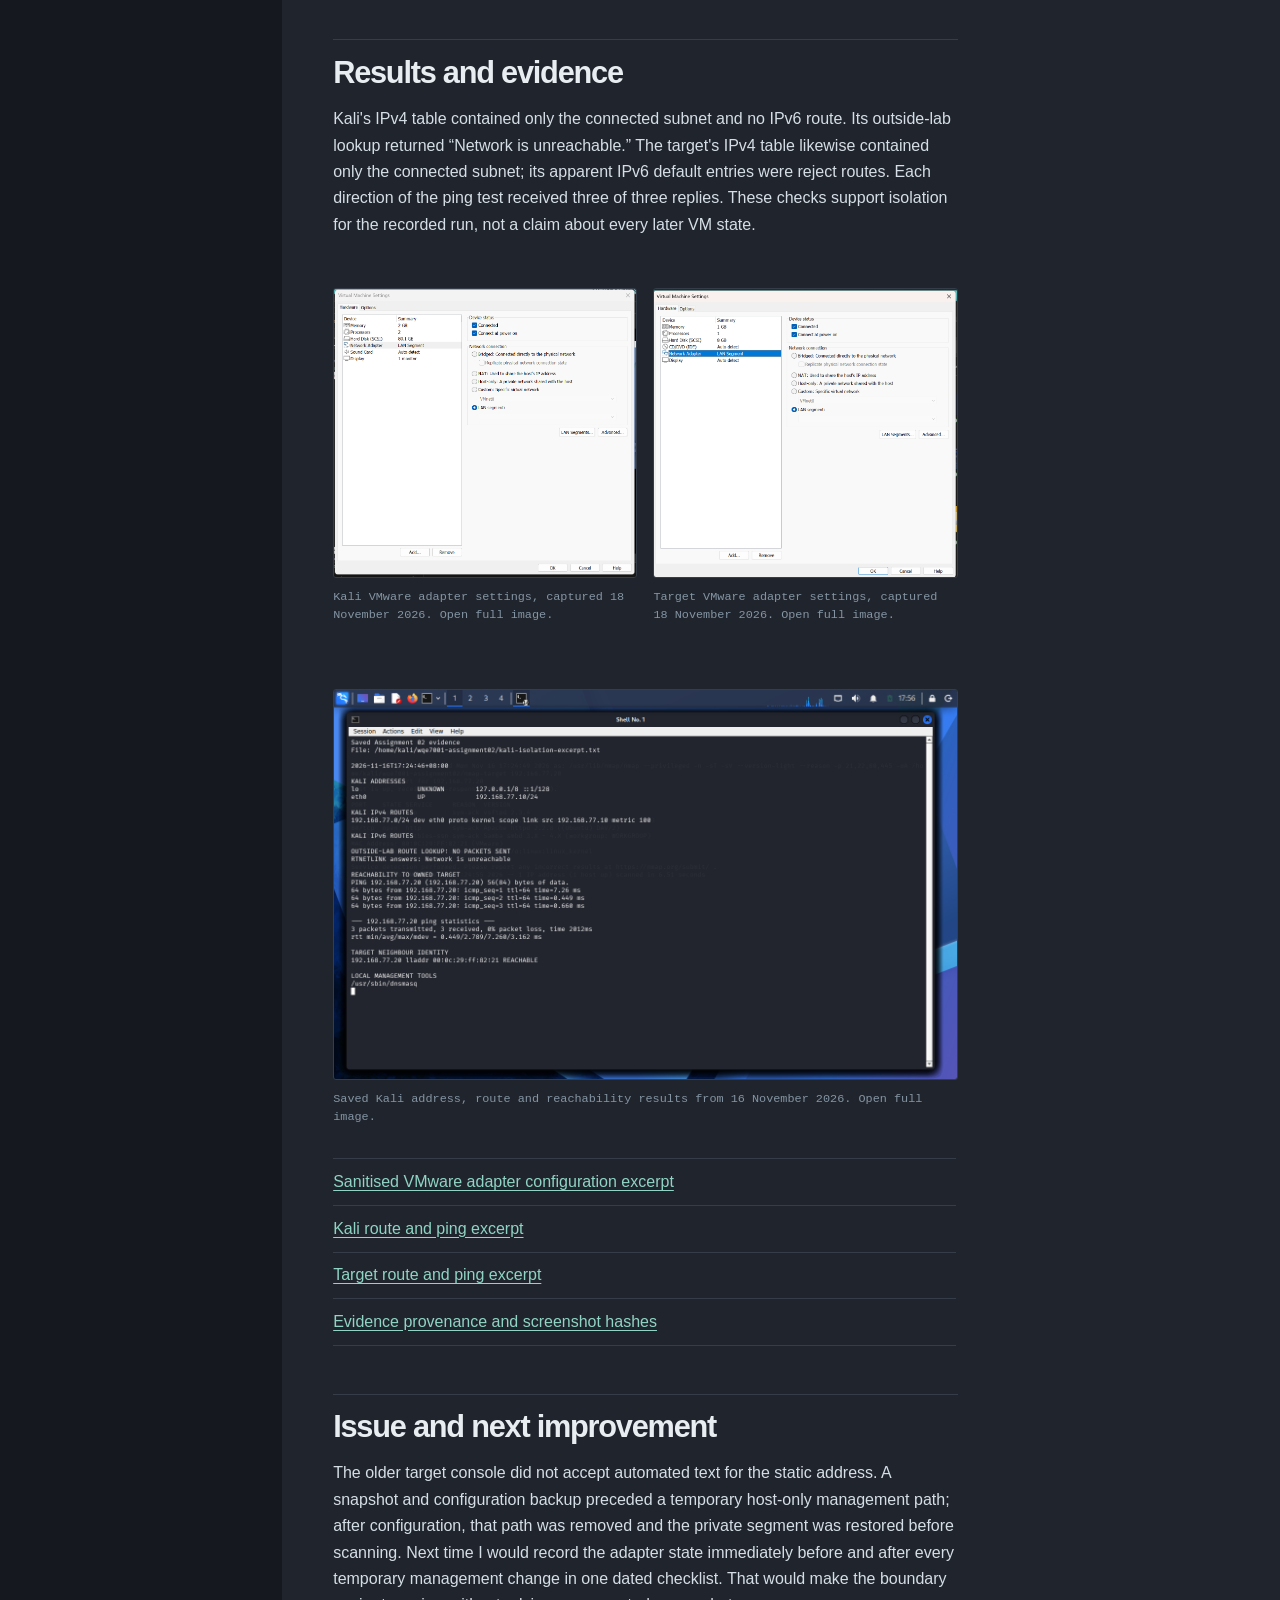
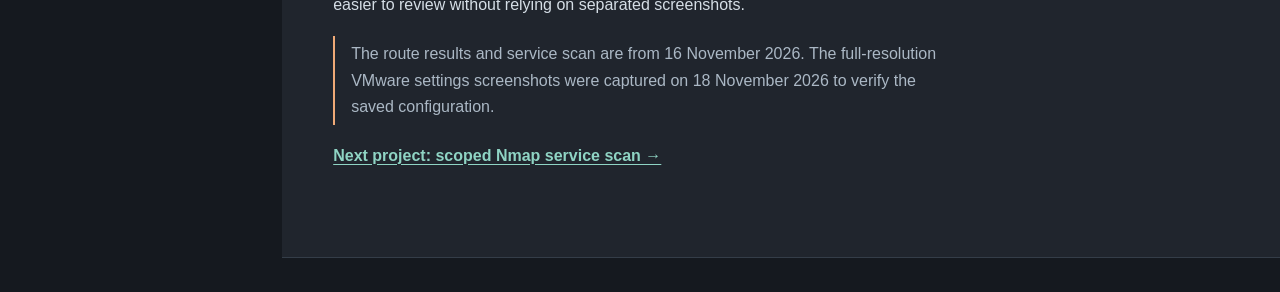
<file: projects/virtual-lab-setup/index.html>
<!doctype html>
<html lang="en">
<head>
  <meta charset="utf-8">
  <meta name="viewport" content="width=device-width, initial-scale=1">
  <meta name="description" content="How a two-VM private VMware lab was configured and checked before a scoped service scan.">
  <title>Private virtual lab setup | Sudersen Lekshmikanth</title>
  <link rel="stylesheet" href="../../assets/css/workspace.css">
</head>
<body>
  <a class="skip-link" href="#main">Skip to content</a>
  <header class="site-header">
    <span class="window-controls" aria-hidden="true"><i></i><i></i><i></i></span>
    <a class="brand" href="../../"><span class="brand-mark" aria-hidden="true">SL</span><span>Sudersen Lekshmikanth</span></a>
    <span class="window-title">cybersecurity-portfolio / private-lab.md</span>
    <nav class="site-nav" aria-label="Main navigation"><a href="../../#about">About</a><a href="../../#projects">Projects</a><a href="../../#learning">Learning</a><a href="../../#contact">Contact</a></nav>
  </header>
  <div class="workspace-shell">
    <nav class="activity-rail" aria-label="Workspace shortcuts"><a href="../../" aria-label="Overview">SL</a><a href="../../#projects" class="active" aria-label="Projects">01</a><a href="../../#learning" aria-label="Learning">02</a><a href="../../#contact" aria-label="Contact">@</a></nav>
    <aside class="explorer" aria-label="Portfolio explorer">
      <p class="explorer-label">EXPLORER</p><p class="tree-heading">▾ CYBERSECURITY PORTFOLIO</p>
      <nav class="file-tree" aria-label="Portfolio files">
        <a class="tree-item" href="../../"><span class="file-icon md">M</span>overview.md</a>
        <a class="tree-item" href="../../#about"><span class="file-icon md">M</span>about.md</a>
        <a class="tree-item" href="../../#skills"><span class="file-icon json">{ }</span>skills.json</a>
        <a class="tree-item" href="../../#training"><span class="file-icon md">M</span>training.md</a>
        <a class="tree-item" href="../../#learning"><span class="file-icon md">M</span>learning.md</a>
        <a class="tree-item" href="../../#career"><span class="file-icon md">M</span>career.md</a>
        <a class="tree-item" href="../../#contact"><span class="file-icon md">M</span>contact.md</a>
      </nav>
      <p class="tree-heading tree-group">▾ CASE FILES</p>
      <nav class="file-tree" aria-label="Case files">
        <a class="tree-item selected" href="./"><span class="file-icon case">01</span>private-lab.md</a>
        <a class="tree-item" href="../nmap-service-scan/"><span class="file-icon case">02</span>nmap-scan.md</a>
        <a class="tree-item" href="../../evidence.html"><span class="file-icon csv">#</span>evidence.csv</a>
      </nav>
      <a class="explorer-footer" href="https://github.com/lekshmikanthsudersen/cybersecurity-portfolio">View repository ↗</a>
    </aside>
    <div class="editor">
      <nav class="editor-tabs" aria-label="Open portfolio pages">
        <a class="editor-tab" href="../../"><span class="tab-dot md"></span>overview.md</a>
        <a class="editor-tab active" href="./" aria-current="page"><span class="tab-dot case"></span>private-lab.md</a>
        <a class="editor-tab" href="../nmap-service-scan/"><span class="tab-dot case"></span>nmap-scan.md</a>
        <a class="editor-tab" href="../../evidence.html"><span class="tab-dot csv"></span>evidence.csv</a>
      </nav>
      <div class="editor-path">portfolio <span>/</span> case-files <span>/</span> private-lab.md</div>
  <main id="main">
    <div class="page-hero"><div class="wrap">
      <nav class="breadcrumb" aria-label="Breadcrumb"><a href="../../">Portfolio</a> / <span aria-current="page">Private virtual lab setup</span></nav>
      <p class="eyebrow">Project 01 · Environment and scope</p>
      <h1>Private virtual lab setup</h1>
      <p>I checked that Kali Linux could reach one owned training target while the lab had no usable route to an outside network.</p>
    </div></div>
    <section class="section"><div class="wrap project-layout">
      <div class="project-main">
        <h2>Objective</h2>
        <p>Build a controlled environment for service discovery and record the network boundary before scanning. The project used only two virtual machines owned for training.</p>

        <h2>Environment and tools</h2>
        <p>VMware Workstation Pro 25H2 hosted Kali Linux 2026.3 at <code>192.168.77.10/24</code> and Metasploitable 2 at <code>192.168.77.20/24</code>. Both enabled network adapters used one private LAN segment. The checks used VMware settings, guest address and route commands, a route lookup and ICMP ping.</p>
        <figure><img src="../../assets/images/lab-topology.svg" alt="Two owned virtual machines share a private LAN segment with no usable default gateway" width="960" height="360"><figcaption>Lab topology reconstructed from the saved adapter settings and address checks. The diagram is explanatory; the screenshots below are the original GUI evidence.</figcaption></figure>

        <h2>Method</h2>
        <ol>
          <li>Placed Kali and Metasploitable 2 on the same VMware LAN segment and checked that no second adapter was enabled.</li>
          <li>Set static addresses on the <code>192.168.77.0/24</code> subnet without a default gateway.</li>
          <li>Read each guest's addresses and routing table. Ran an outside-lab route lookup, which sends no probe packet.</li>
          <li>Pinged the owned target from Kali and Kali from the target to confirm local reachability.</li>
        </ol>

        <h2 id="results">Results and evidence</h2>
        <p>Kali's IPv4 table contained only the connected subnet and no IPv6 route. Its outside-lab lookup returned “Network is unreachable.” The target's IPv4 table likewise contained only the connected subnet; its apparent IPv6 default entries were reject routes. Each direction of the ping test received three of three replies. These checks support isolation for the recorded run, not a claim about every later VM state.</p>
        <div class="two-column">
          <figure><a href="evidence/kali-lan-segment.png"><img src="evidence/kali-lan-segment.png" alt="Original VMware settings showing Kali's adapter selected as LAN Segment" width="1135" height="1083"></a><figcaption>Kali VMware adapter settings, captured 18 November 2026. Open full image.</figcaption></figure>
          <figure><a href="evidence/target-lan-segment.png"><img src="evidence/target-lan-segment.png" alt="Original VMware settings showing the Metasploitable target's adapter selected as LAN Segment" width="1129" height="1075"></a><figcaption>Target VMware adapter settings, captured 18 November 2026. Open full image.</figcaption></figure>
        </div>
        <figure><a href="evidence/kali-routes-and-reachability.png"><img src="evidence/kali-routes-and-reachability.png" alt="Original Kali terminal screenshot with connected subnet, failed outside-lab route lookup, and three successful pings to the owned target" width="1280" height="800"></a><figcaption>Saved Kali address, route and reachability results from 16 November 2026. Open full image.</figcaption></figure>
        <ul class="evidence-links">
          <li><a href="evidence/adapter-config-excerpt.txt">Sanitised VMware adapter configuration excerpt</a></li>
          <li><a href="evidence/route-check.txt">Kali route and ping excerpt</a></li>
          <li><a href="evidence/target-route-check.txt">Target route and ping excerpt</a></li>
          <li><a href="../../evidence.html">Evidence provenance and screenshot hashes</a></li>
        </ul>

        <h2>Issue and next improvement</h2>
        <p>The older target console did not accept automated text for the static address. A snapshot and configuration backup preceded a temporary host-only management path; after configuration, that path was removed and the private segment was restored before scanning. Next time I would record the adapter state immediately before and after every temporary management change in one dated checklist. That would make the boundary easier to review without relying on separated screenshots.</p>
        <p class="note">The route results and service scan are from 16 November 2026. The full-resolution VMware settings screenshots were captured on 18 November 2026 to verify the saved configuration.</p>
        <p><a class="card-link" href="../nmap-service-scan/">Next project: scoped Nmap service scan →</a></p>
      </div>
      <aside class="fact-panel" aria-label="Project facts">
        <h2>At a glance</h2>
        <dl>
          <dt>Scope</dt><dd>Two owned virtual machines</dd>
          <dt>Network</dt><dd>Private VMware LAN segment</dd>
          <dt>Recorded run</dt><dd>16 November 2026</dd>
          <dt>Outcome</dt><dd>Local reachability confirmed; outside route lookup failed</dd>
        </dl>
      </aside>
    </div></section>
  </main>
    </div>
  </div>
  <footer class="site-footer"><div><span class="status-branch">main</span><span>Two owned lab VMs</span><span>16 Nov 2026 run</span></div><a href="../../evidence.html">Evidence record ↗</a></footer>
</body>
</html>
</file>
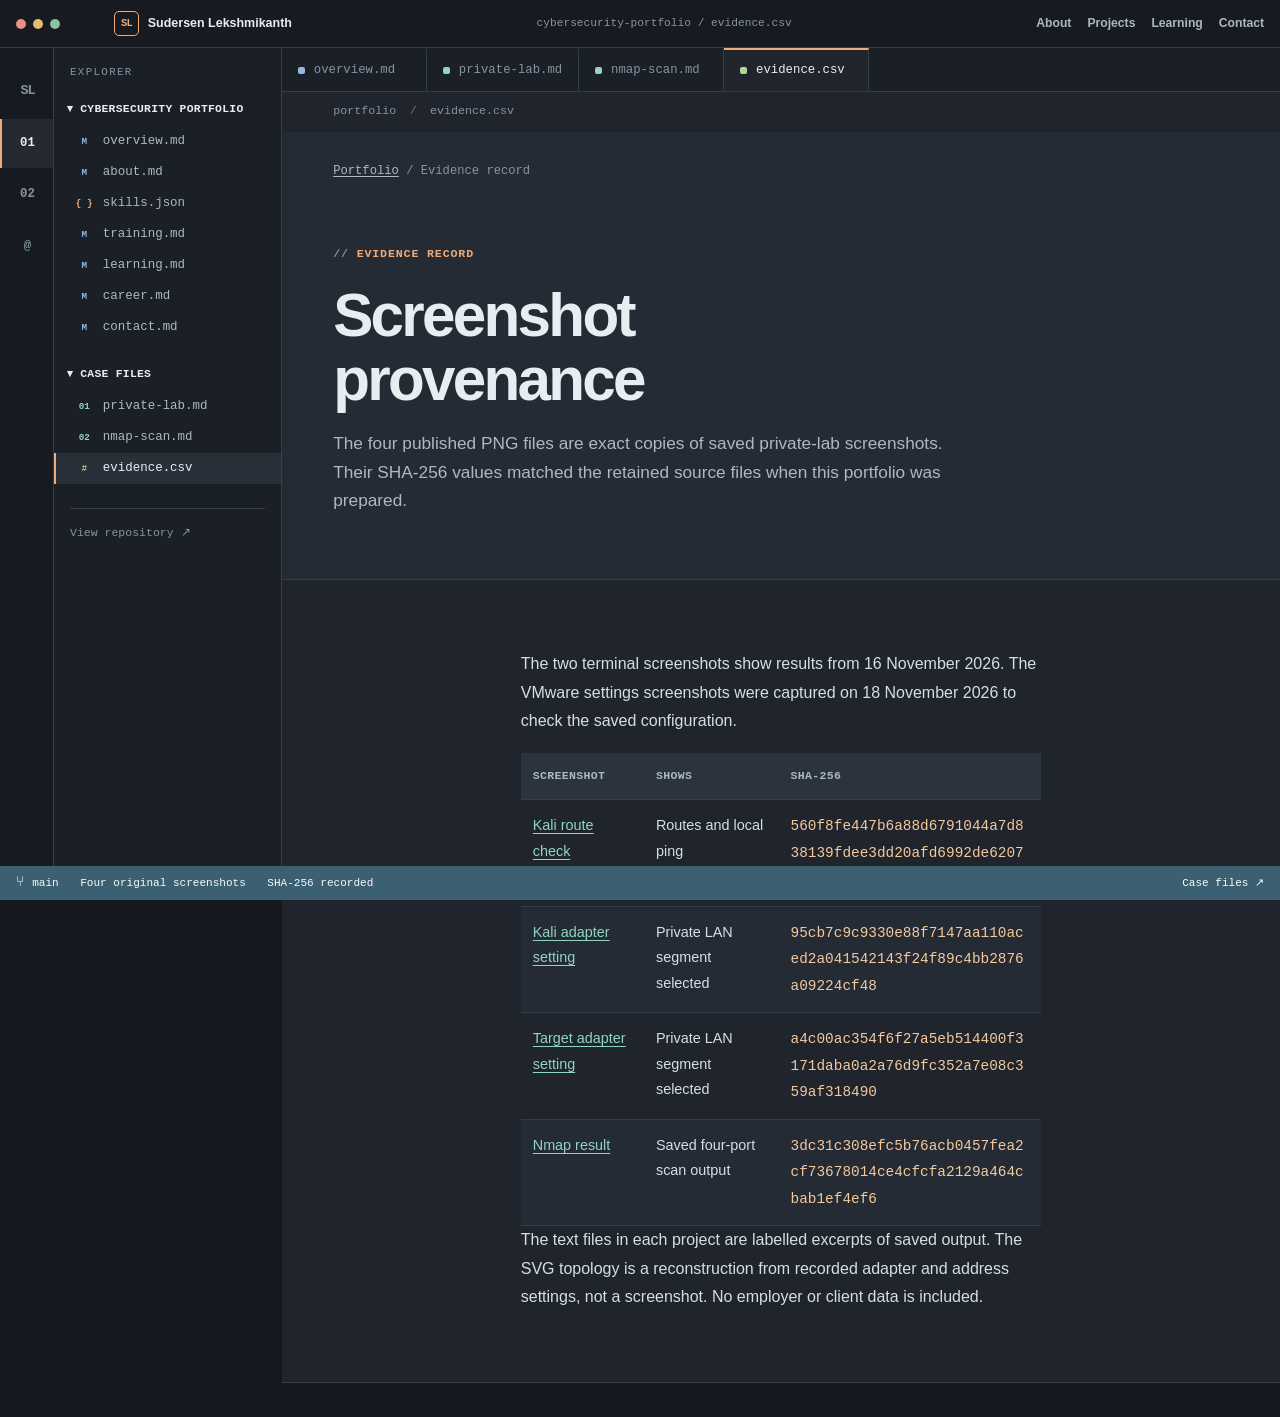
<file: evidence.html>
<!doctype html>
<html lang="en">
<head>
  <meta charset="utf-8">
  <meta name="viewport" content="width=device-width, initial-scale=1">
  <meta name="description" content="Evidence provenance and SHA-256 hashes for screenshots in the private lab portfolio.">
  <title>Evidence record | Sudersen Lekshmikanth</title>
  <link rel="stylesheet" href="assets/css/workspace.css">
</head>
<body>
  <a class="skip-link" href="#main">Skip to content</a>
  <header class="site-header">
    <span class="window-controls" aria-hidden="true"><i></i><i></i><i></i></span>
    <a class="brand" href="./"><span class="brand-mark" aria-hidden="true">SL</span><span>Sudersen Lekshmikanth</span></a>
    <span class="window-title">cybersecurity-portfolio / evidence.csv</span>
    <nav class="site-nav" aria-label="Main navigation"><a href="./#about">About</a><a href="./#projects">Projects</a><a href="./#learning">Learning</a><a href="./#contact">Contact</a></nav>
  </header>
  <div class="workspace-shell">
    <nav class="activity-rail" aria-label="Workspace shortcuts"><a href="./" aria-label="Overview">SL</a><a href="./#projects" class="active" aria-label="Projects">01</a><a href="./#learning" aria-label="Learning">02</a><a href="./#contact" aria-label="Contact">@</a></nav>
    <aside class="explorer" aria-label="Portfolio explorer">
      <p class="explorer-label">EXPLORER</p><p class="tree-heading">▾ CYBERSECURITY PORTFOLIO</p>
      <nav class="file-tree" aria-label="Portfolio files">
        <a class="tree-item" href="./"><span class="file-icon md">M</span>overview.md</a>
        <a class="tree-item" href="./#about"><span class="file-icon md">M</span>about.md</a>
        <a class="tree-item" href="./#skills"><span class="file-icon json">{ }</span>skills.json</a>
        <a class="tree-item" href="./#training"><span class="file-icon md">M</span>training.md</a>
        <a class="tree-item" href="./#learning"><span class="file-icon md">M</span>learning.md</a>
        <a class="tree-item" href="./#career"><span class="file-icon md">M</span>career.md</a>
        <a class="tree-item" href="./#contact"><span class="file-icon md">M</span>contact.md</a>
      </nav>
      <p class="tree-heading tree-group">▾ CASE FILES</p>
      <nav class="file-tree" aria-label="Case files">
        <a class="tree-item" href="projects/virtual-lab-setup/"><span class="file-icon case">01</span>private-lab.md</a>
        <a class="tree-item" href="projects/nmap-service-scan/"><span class="file-icon case">02</span>nmap-scan.md</a>
        <a class="tree-item selected" href="evidence.html"><span class="file-icon csv">#</span>evidence.csv</a>
      </nav>
      <a class="explorer-footer" href="https://github.com/lekshmikanthsudersen/cybersecurity-portfolio">View repository ↗</a>
    </aside>
    <div class="editor">
      <nav class="editor-tabs" aria-label="Open portfolio pages">
        <a class="editor-tab" href="./"><span class="tab-dot md"></span>overview.md</a>
        <a class="editor-tab" href="projects/virtual-lab-setup/"><span class="tab-dot case"></span>private-lab.md</a>
        <a class="editor-tab" href="projects/nmap-service-scan/"><span class="tab-dot case"></span>nmap-scan.md</a>
        <a class="editor-tab active" href="evidence.html" aria-current="page"><span class="tab-dot csv"></span>evidence.csv</a>
      </nav>
      <div class="editor-path">portfolio <span>/</span> evidence.csv</div>
  <main id="main">
    <div class="page-hero"><div class="wrap"><nav class="breadcrumb" aria-label="Breadcrumb"><a href="./">Portfolio</a> / <span aria-current="page">Evidence record</span></nav><p class="eyebrow">Evidence record</p><h1>Screenshot provenance</h1><p>The four published PNG files are exact copies of saved private-lab screenshots. Their SHA-256 values matched the retained source files when this portfolio was prepared.</p></div></div>
    <section class="section"><div class="wrap prose">
      <p>The two terminal screenshots show results from 16 November 2026. The VMware settings screenshots were captured on 18 November 2026 to check the saved configuration.</p>
      <div class="result-table-wrap"><table class="result-table hash-table">
        <caption class="visually-hidden">Published screenshot hashes</caption>
        <thead><tr><th scope="col">Screenshot</th><th scope="col">Shows</th><th scope="col">SHA-256</th></tr></thead>
        <tbody>
          <tr><td><a href="projects/virtual-lab-setup/evidence/kali-routes-and-reachability.png">Kali route check</a></td><td>Routes and local ping</td><td><code>560f8fe447b6a88d6791044a7d838139fdee3dd20afd6992de62071ce6a33168</code></td></tr>
          <tr><td><a href="projects/virtual-lab-setup/evidence/kali-lan-segment.png">Kali adapter setting</a></td><td>Private LAN segment selected</td><td><code>95cb7c9c9330e88f7147aa110aced2a041542143f24f89c4bb2876a09224cf48</code></td></tr>
          <tr><td><a href="projects/virtual-lab-setup/evidence/target-lan-segment.png">Target adapter setting</a></td><td>Private LAN segment selected</td><td><code>a4c00ac354f6f27a5eb514400f3171daba0a2a76d9fc352a7e08c359af318490</code></td></tr>
          <tr><td><a href="projects/nmap-service-scan/evidence/nmap-result.png">Nmap result</a></td><td>Saved four-port scan output</td><td><code>3dc31c308efc5b76acb0457fea2cf73678014ce4cfcfa2129a464cbab1ef4ef6</code></td></tr>
        </tbody>
      </table></div>
      <p>The text files in each project are labelled excerpts of saved output. The SVG topology is a reconstruction from recorded adapter and address settings, not a screenshot. No employer or client data is included.</p>
    </div></section>
  </main>
    </div>
  </div>
  <footer class="site-footer"><div><span class="status-branch">main</span><span>Four original screenshots</span><span>SHA-256 recorded</span></div><a href="./#projects">Case files ↗</a></footer>
</body>
</html>
</file>
<file: assets/css/workspace.css>
:root {
  color-scheme: dark;
  --canvas: #15191f;
  --surface: #20252d;
  --surface-2: #272d36;
  --rail: #171b21;
  --explorer: #1b2027;
  --line: #343d48;
  --text: #e8edf2;
  --muted: #abb8c5;
  --faint: #8494a3;
  --accent: #efaa77;
  --mint: #8fd4c4;
  --blue: #90b9e6;
  --width: 1060px;
  font-family: "Segoe UI", Arial, sans-serif;
  font-size: 16px;
  line-height: 1.65;
}

* { box-sizing: border-box; }
html { scroll-behavior: smooth; }
body { margin: 0; padding-bottom: 34px; background: var(--canvas); color: var(--text); }
img { display: block; max-width: 100%; height: auto; }
a { color: var(--mint); text-underline-offset: .2em; }
a:hover { color: #c2f2e6; }
a:focus-visible, button:focus-visible { outline: 2px solid var(--accent); outline-offset: 3px; }
p { margin: 0 0 1.1rem; }
h1, h2, h3 { margin-top: 0; line-height: 1.15; }
code, pre, .window-title, .explorer, .activity-rail, .editor-tabs, .editor-path,
.eyebrow, .project-index, .tag, figcaption, .breadcrumb, .fact-panel dt,
.site-footer, .proof-toolbar { font-family: Consolas, "Cascadia Code", "Courier New", monospace; }
code { color: #f3c99c; overflow-wrap: anywhere; }

.skip-link { position: fixed; top: -5rem; left: 1rem; z-index: 100; padding: .5rem .8rem; background: var(--accent); color: #15191f; }
.skip-link:focus { top: .5rem; }
.visually-hidden { position: absolute; width: 1px; height: 1px; padding: 0; margin: -1px; overflow: hidden; clip: rect(0, 0, 0, 0); white-space: nowrap; border: 0; }
.wrap { width: min(100%, var(--width)); margin-inline: auto; padding-inline: clamp(1.25rem, 4vw, 3.25rem); }

.site-header {
  position: sticky;
  top: 0;
  z-index: 30;
  display: grid;
  grid-template-columns: 82px auto 1fr auto;
  align-items: center;
  gap: 1rem;
  min-height: 48px;
  padding: 0 1rem;
  border-bottom: 1px solid #353d46;
  background: #171b21;
}
.window-controls { display: flex; align-items: center; gap: 7px; }
.window-controls i { display: block; width: 10px; height: 10px; border-radius: 50%; background: #ec8e83; }
.window-controls i:nth-child(2) { background: #e5bc69; }
.window-controls i:nth-child(3) { background: #87c39d; }
.brand { display: inline-flex; align-items: center; gap: .55rem; color: var(--text); font-size: .78rem; font-weight: 700; text-decoration: none; white-space: nowrap; }
.brand:hover { color: var(--text); }
.brand-mark { display: grid; place-items: center; width: 25px; height: 25px; border: 1px solid var(--accent); border-radius: 5px; color: var(--accent); font-family: Consolas, monospace; font-size: .65rem; letter-spacing: -.06em; }
.window-title { justify-self: center; color: var(--faint); font-size: .7rem; white-space: nowrap; }
.site-nav { display: flex; gap: 1rem; }
.site-nav a { color: var(--muted); font-size: .76rem; font-weight: 600; text-decoration: none; }
.site-nav a:hover { color: var(--accent); }

.workspace-shell { display: grid; grid-template-columns: 54px 228px minmax(0, 1fr); min-height: calc(100vh - 82px); }
.activity-rail {
  position: sticky;
  top: 48px;
  align-self: start;
  display: flex;
  flex-direction: column;
  align-items: stretch;
  gap: .15rem;
  height: calc(100vh - 82px);
  padding-top: 1.2rem;
  border-right: 1px solid var(--line);
  background: var(--rail);
}
.activity-rail a { display: grid; place-items: center; height: 49px; border-left: 2px solid transparent; color: var(--faint); font-size: .77rem; font-weight: 700; text-decoration: none; }
.activity-rail a:hover, .activity-rail a.active { border-left-color: var(--accent); background: #252a32; color: var(--text); }
.activity-rail a:first-child { font-size: .85rem; letter-spacing: -.08em; }
.explorer {
  position: sticky;
  top: 48px;
  align-self: start;
  height: calc(100vh - 82px);
  overflow-y: auto;
  border-right: 1px solid var(--line);
  background: var(--explorer);
  color: var(--muted);
  font-size: .78rem;
}
.explorer-label { margin: 0; padding: 1rem 1rem .7rem; color: var(--faint); font-size: .68rem; letter-spacing: .12em; }
.tree-heading { margin: 0; padding: .45rem .8rem; color: var(--text); font-size: .71rem; font-weight: 700; letter-spacing: .025em; white-space: nowrap; }
.tree-group { margin-top: .9rem; }
.file-tree { display: grid; }
.tree-item { display: flex; align-items: center; gap: .6rem; min-height: 31px; padding: .25rem .65rem .25rem 1.2rem; border-left: 2px solid transparent; color: var(--muted); text-decoration: none; white-space: nowrap; }
.tree-item:hover, .tree-item.selected { border-left-color: var(--accent); background: #29303a; color: var(--text); }
.file-icon { display: inline-grid; place-items: center; width: 18px; flex: none; font-size: .58rem; font-weight: 700; }
.file-icon.md { color: var(--blue); }
.file-icon.json { color: var(--accent); }
.file-icon.case { color: var(--mint); }
.file-icon.csv { color: #aed891; }
.explorer-footer { display: block; margin: 1.5rem 1rem; padding-top: .9rem; border-top: 1px solid var(--line); color: var(--faint); font-size: .72rem; text-decoration: none; }
.explorer-footer:hover { color: var(--mint); }

.editor { min-width: 0; background: var(--surface); }
.editor-tabs {
  position: sticky;
  top: 48px;
  z-index: 20;
  display: flex;
  max-width: 100%;
  min-height: 44px;
  overflow-x: auto;
  border-bottom: 1px solid var(--line);
  background: #1b2027;
  scrollbar-width: thin;
}
.editor-tab { display: inline-flex; align-items: center; gap: .55rem; flex: none; min-width: 145px; padding: .55rem 1rem; border-right: 1px solid var(--line); border-top: 2px solid transparent; color: var(--faint); font-size: .77rem; text-decoration: none; white-space: nowrap; }
.editor-tab:hover { background: #292f38; color: var(--text); }
.editor-tab.active { border-top-color: var(--accent); background: var(--surface); color: var(--text); }
.tab-dot { width: 7px; height: 7px; border-radius: 2px; background: var(--blue); }
.tab-dot.case { background: var(--mint); }
.tab-dot.csv { background: #aed891; }
.editor-path { padding: .65rem clamp(1.25rem, 4vw, 3.25rem); color: var(--faint); font-size: .73rem; }
.editor-path span { margin: 0 .4rem; color: #667585; }

.hero { border-bottom: 1px solid var(--line); background: radial-gradient(circle at 95% 4%, #2b333d 0, transparent 38%), var(--surface); }
.hero-inner { display: grid; grid-template-columns: minmax(0, 1fr) minmax(280px, .82fr); gap: clamp(2rem, 4.5vw, 4.5rem); align-items: center; padding-block: clamp(3rem, 6vw, 6rem) clamp(3.5rem, 6vw, 6rem); }
.eyebrow { margin-bottom: 1.25rem; color: var(--accent); font-size: .73rem; font-weight: 700; letter-spacing: .07em; text-transform: uppercase; }
.eyebrow::before { content: "// "; color: var(--faint); }
.hero .eyebrow span { color: var(--faint); padding-inline: .25rem; }
.hero h1 { margin-bottom: 1.3rem; font-size: clamp(2.9rem, 5.1vw, 5.4rem); font-weight: 760; line-height: 1.02; letter-spacing: -.055em; }
.hero-period { color: var(--accent); }
.hero-role { max-width: 32ch; margin-bottom: 1rem; color: var(--mint); font-size: clamp(1.15rem, 1.8vw, 1.45rem); font-weight: 650; line-height: 1.35; }
.hero-lead { max-width: 58ch; margin-bottom: 1.7rem; color: var(--muted); font-size: 1.02rem; }
.primary-link { display: inline-flex; align-items: center; gap: 1.25rem; padding: .7rem 1rem; border: 1px solid var(--accent); border-radius: 4px; background: var(--accent); color: #161b22; font-size: .88rem; font-weight: 750; text-decoration: none; }
.primary-link:hover { background: #ffd0a8; color: #161b22; }
.text-link { display: inline-flex; align-items: center; gap: .4rem; color: var(--mint); font-size: .88rem; font-weight: 700; text-decoration: none; }
.text-link:hover { text-decoration: underline; }
.hero-proof { min-width: 0; margin: 0; border: 1px solid #445262; border-radius: 8px; overflow: hidden; background: #11151b; box-shadow: 0 24px 48px #0a0d1380; }
.proof-toolbar { display: flex; justify-content: space-between; gap: 1rem; padding: .55rem .8rem; border-bottom: 1px solid var(--line); color: var(--muted); font-size: .69rem; }
.proof-toolbar span:last-child { color: var(--mint); }
.hero-proof a { display: block; }
.hero-proof img { width: 100%; }
.hero-proof figcaption { display: flex; justify-content: space-between; gap: .5rem; padding: .65rem .8rem; color: var(--faint); font-size: .65rem; line-height: 1.4; }

main section { scroll-margin-top: 105px; }
.section { padding-block: clamp(3.5rem, 5.5vw, 5.5rem); border-bottom: 1px solid var(--line); }
.section.soft { background: #222831; }
.section-head { display: grid; grid-template-columns: minmax(0, 1fr) minmax(0, .9fr); align-items: end; gap: clamp(1.5rem, 4vw, 3.75rem); margin-bottom: clamp(2.2rem, 4vw, 3.3rem); }
h2 { max-width: 22ch; margin-bottom: 0; font-size: clamp(1.95rem, 3.3vw, 3.2rem); font-weight: 700; letter-spacing: -.04em; }
h3 { margin-bottom: .7rem; font-size: 1.35rem; font-weight: 700; }
.section-intro { max-width: 54ch; margin: 0; color: var(--muted); font-size: 1rem; }
.prose { max-width: 70ch; color: #d5dee6; font-size: 1rem; line-height: 1.78; }
.prose p:last-child { margin-bottom: 0; }

.project-list { display: grid; gap: 1rem; }
.project-card { display: grid; grid-template-columns: minmax(0, .9fr) minmax(0, 1.1fr); min-width: 0; overflow: hidden; border: 1px solid var(--line); border-radius: 7px; background: var(--surface-2); transition: border-color .2s, transform .2s; }
.project-card:hover { border-color: #6b7d8e; transform: translateY(-2px); }
.project-image { display: grid; place-items: center; min-height: 240px; border-right: 1px solid var(--line); background: #181c22; }
.project-image img { width: 100%; max-height: 310px; object-fit: contain; }
.project-copy { align-self: center; padding: clamp(1.5rem, 3vw, 2.6rem); }
.project-index { display: flex; flex-wrap: wrap; gap: .6rem; margin-bottom: 1rem; color: var(--accent); font-size: .83rem; font-weight: 700; }
.project-index span { color: var(--faint); font-size: .72rem; font-weight: 400; text-transform: uppercase; }
.project-copy h3 { max-width: 21ch; font-size: clamp(1.55rem, 2.5vw, 2.4rem); letter-spacing: -.035em; }
.project-copy h3 a { color: var(--text); text-decoration: none; }
.project-copy h3 a:hover { color: var(--mint); }
.project-copy p:not(.project-index) { max-width: 49ch; color: var(--muted); }

.skill-list { display: grid; grid-template-columns: repeat(2, minmax(0, 1fr)); gap: 0 2rem; margin: 0; padding: 0; list-style: none; }
.skill-list li { padding: 1rem 0 1.25rem; border-top: 1px solid var(--line); color: var(--muted); }
.skill-list strong { display: flex; flex-wrap: wrap; justify-content: space-between; gap: .3rem 1rem; margin-bottom: .25rem; color: var(--text); }
.level { color: var(--mint); font-family: Consolas, monospace; font-size: .7rem; font-weight: 400; }
.two-column { display: grid; grid-template-columns: repeat(3, minmax(0, 1fr)); gap: 1rem; }
.card { padding: 1.25rem; border: 1px solid var(--line); border-radius: 6px; background: #282f38; }
.card p { color: var(--muted); }
.tag { display: block; margin-bottom: .9rem; color: var(--accent); font-size: .68rem; letter-spacing: .07em; text-transform: uppercase; }
#learning .wrap { display: grid; grid-template-columns: minmax(0, .48fr) minmax(0, 1fr); gap: clamp(2rem, 4vw, 4rem); }
#learning .section-head { display: block; margin: 0; }
#learning .section-head h2 { margin-bottom: 1.3rem; }
#learning .reflection { max-width: 70ch; }
.contact-list { display: grid; grid-template-columns: repeat(3, minmax(0, 1fr)); gap: 1rem; margin: 0; }
.contact-list div { padding: 1.1rem; border: 1px solid var(--line); border-radius: 5px; background: #282f38; }
.contact-list dt { margin-bottom: .45rem; color: var(--faint); font-family: Consolas, monospace; font-size: .72rem; text-transform: uppercase; }
.contact-list dd { margin: 0; font-weight: 650; overflow-wrap: anywhere; }

.page-hero { padding-block: 1.8rem clamp(2.75rem, 5vw, 4.75rem); border-bottom: 1px solid var(--line); background: #252b34; }
.breadcrumb { margin-bottom: clamp(2.5rem, 5vw, 4rem); color: var(--faint); font-size: .76rem; }
.breadcrumb a { color: var(--muted); }
.page-hero h1 { max-width: 16ch; margin-bottom: 1.1rem; font-size: clamp(2.5rem, 4.7vw, 4.65rem); line-height: 1.06; letter-spacing: -.045em; }
.page-hero > .wrap > p:last-child { max-width: 65ch; margin: 0; color: var(--muted); font-size: 1.08rem; }
.project-layout { display: grid; grid-template-columns: minmax(0, 1fr) 220px; align-items: start; gap: clamp(2rem, 4vw, 4rem); }
.project-main { min-width: 0; color: #d5dee6; }
.project-main h2 { max-width: none; margin: 3rem 0 1rem; padding-top: .9rem; border-top: 1px solid var(--line); color: var(--text); font-size: clamp(1.55rem, 2.4vw, 2rem); }
.project-main h2:first-child { margin-top: 0; padding-top: 0; border-top: 0; }
.project-main h3 { margin-top: 2rem; }
.project-main p, .project-main ol, .project-main ul { max-width: 70ch; }
.project-main ol { padding-left: 1.4rem; }
.project-main li { margin-bottom: .6rem; }
.project-main figure { margin: 2rem 0; }
.project-main figure img { width: 100%; border: 1px solid var(--line); border-radius: 3px; background: #11151b; }
.project-main .two-column { grid-template-columns: repeat(2, minmax(0, 1fr)); }
figcaption { margin-top: .7rem; color: var(--faint); font-size: .74rem; line-height: 1.5; }
.fact-panel { position: sticky; top: 118px; padding: 1.1rem; border: 1px solid var(--line); border-radius: 6px; background: #292f38; }
.fact-panel h2 { margin: 0 0 1rem; font-family: "Segoe UI", Arial, sans-serif; font-size: 1rem; font-weight: 700; letter-spacing: 0; }
.fact-panel dl { margin: 0; }
.fact-panel dt { margin-top: 1rem; color: var(--accent); font-size: .69rem; letter-spacing: .05em; text-transform: uppercase; }
.fact-panel dd { margin: .1rem 0 0; font-size: .88rem; }
.result-table-wrap { max-width: 100%; overflow-x: auto; }
.result-table { width: 100%; border-collapse: collapse; font-size: .9rem; }
.result-table th, .result-table td { padding: .8rem .75rem; border-bottom: 1px solid var(--line); text-align: left; vertical-align: top; }
.result-table th { background: #2b333c; color: var(--muted); font-family: Consolas, monospace; font-size: .72rem; letter-spacing: .03em; text-transform: uppercase; }
.result-table tbody tr:nth-child(even) { background: #252b34; }
.result-table td code { overflow-wrap: anywhere; }
pre { max-width: 100%; padding: 1.15rem 1.35rem; overflow-x: auto; border: 1px solid #43515f; border-radius: 5px; background: #14191f; color: #e3e9ef; font-size: .84rem; line-height: 1.65; }
pre code { color: inherit; }
.evidence-links { margin: 1.25rem 0 0; padding: 0; list-style: none; }
.evidence-links li { margin: 0; padding: .6rem 0; border-top: 1px solid var(--line); }
.evidence-links li:last-child { border-bottom: 1px solid var(--line); }
.note { padding: .3rem 0 .3rem 1rem; border-left: 2px solid var(--accent); color: var(--muted); }
.card-link { font-weight: 700; }

.site-footer { position: fixed; right: 0; bottom: 0; left: 0; z-index: 35; display: flex; align-items: center; justify-content: space-between; gap: 1rem; min-height: 34px; padding: .25rem 1rem; background: #3b6071; color: #f6fbfd; font-size: .69rem; }
.site-footer > div { display: flex; align-items: center; flex-wrap: wrap; gap: 1.35rem; }
.site-footer .status-branch::before { content: "⑂ "; font-size: .85rem; }
.site-footer a { color: #f6fbfd; text-decoration: none; }
.site-footer a:hover { text-decoration: underline; }

@media (max-width: 1100px) {
  .workspace-shell { grid-template-columns: 48px 190px minmax(0, 1fr); }
  .window-title { display: none; }
  .site-header { grid-template-columns: 72px 1fr auto; }
  .hero-inner { grid-template-columns: 1fr; gap: 2.4rem; }
  .hero-proof { max-width: 680px; }
  .project-layout, .section-head, #learning .wrap { grid-template-columns: 1fr; }
  #learning .section-head { margin-bottom: 2rem; }
  .fact-panel { position: static; }
  .two-column { grid-template-columns: repeat(2, minmax(0, 1fr)); }
}
@media (max-width: 760px) {
  .workspace-shell { grid-template-columns: 44px minmax(0, 1fr); }
  .explorer { display: none; }
  .project-card { grid-template-columns: 1fr; }
  .project-image { border-right: 0; border-bottom: 1px solid var(--line); }
}
@media (max-width: 600px) {
  body { padding-bottom: 0; }
  .site-header { position: relative; grid-template-columns: auto 1fr; gap: .45rem .7rem; padding: .65rem 1rem; }
  .window-controls { display: none; }
  .brand { grid-column: 1 / -1; }
  .site-nav { grid-column: 1 / -1; justify-content: space-between; gap: .5rem; }
  .workspace-shell { display: block; }
  .activity-rail { display: none; }
  .editor-tabs { top: 0; min-height: 43px; }
  .editor-tab { min-width: 136px; padding-inline: .8rem; }
  .editor-path { padding-block: .55rem; }
  .hero-inner { padding-block: 2.9rem 3.5rem; }
  .hero h1 { font-size: clamp(2.7rem, 11vw, 4rem); }
  .hero-proof figcaption { flex-direction: column; }
  .section { padding-block: 3.25rem; }
  .section-head { gap: 1.1rem; }
  .skill-list, .two-column, .project-main .two-column, .contact-list { grid-template-columns: 1fr; }
  .page-hero { padding-bottom: 2.8rem; }
  .page-hero h1 { font-size: clamp(2.35rem, 9vw, 3.5rem); }
  .site-footer { position: static; flex-wrap: wrap; padding-block: .45rem; }
  .site-footer > div { gap: .4rem .9rem; }
  .result-table thead { position: absolute; width: 1px; height: 1px; overflow: hidden; clip: rect(0, 0, 0, 0); white-space: nowrap; }
  .result-table tbody, .result-table tr, .result-table td { display: block; }
  .result-table tr { padding: .85rem 0; border-top: 1px solid var(--line); }
  .result-table tr:last-child { border-bottom: 1px solid var(--line); }
  .result-table td { display: grid; grid-template-columns: 6.4rem minmax(0, 1fr); gap: .7rem; padding: .25rem .5rem; border: 0; }
  .result-table td::before { color: var(--faint); font-family: Consolas, monospace; font-size: .7rem; text-transform: uppercase; }
  .scan-table td:nth-child(1)::before { content: "Port"; }
  .scan-table td:nth-child(2)::before { content: "Service"; }
  .scan-table td:nth-child(3)::before { content: "Meaning"; }
  .hash-table td:nth-child(1)::before { content: "Screenshot"; }
  .hash-table td:nth-child(2)::before { content: "Shows"; }
  .hash-table td:nth-child(3)::before { content: "SHA-256"; }
}
@media (prefers-reduced-motion: reduce) {
  html { scroll-behavior: auto; }
  .project-card { transition: none; }
}
</file>
